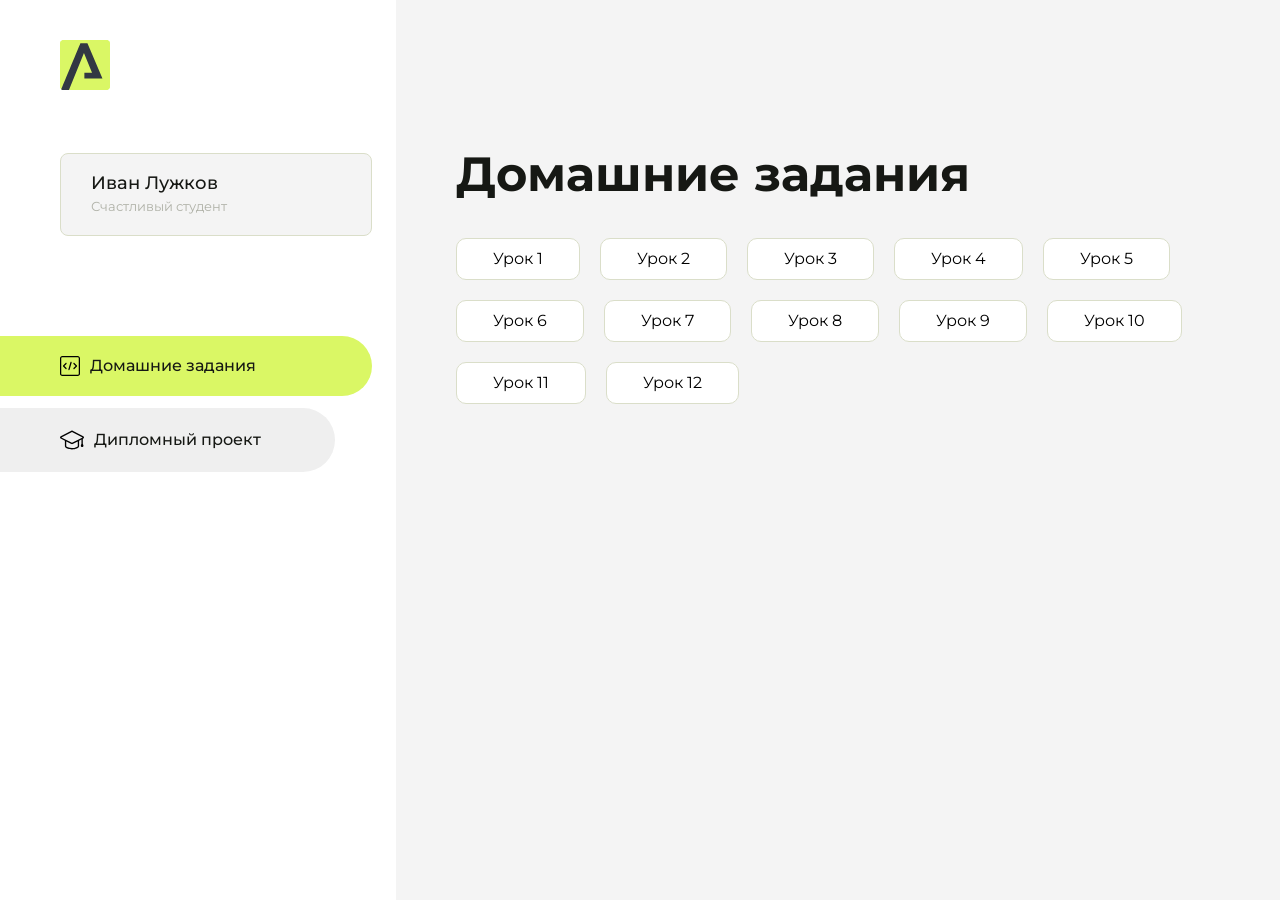
<file: index.html>
<!DOCTYPE html>
<html lang="en">
<head>
    <meta charset="UTF-8">
    <meta name="viewport" content="width=device-width, initial-scale=1.0">
    <title>Домашняя работа</title>
    <link rel="shortcut icon" href="src/logo.ico" type="image/x-icon">
    <link rel="preconnect" href="https://fonts.googleapis.com">
    <link rel="preconnect" href="https://fonts.gstatic.com" crossorigin>
    <link href="https://fonts.googleapis.com/css2?family=Montserrat:wght@400;500;700&family=Rubik:wght@500&display=swap"
          rel="stylesheet">
    <link rel="stylesheet" href="src/style.css">
</head>
<body id="body">
<div class="overlay" id="overlay"></div>
<div class="layout">
    <div class="burger" id="burger">
        <svg viewBox="0 0 24 24" fill="none" xmlns="http://www.w3.org/2000/svg">
            <g id="SVGRepo_bgCarrier" stroke-width="0"></g>
            <g id="SVGRepo_tracerCarrier" stroke-linecap="round" stroke-linejoin="round"></g>
            <g id="SVGRepo_iconCarrier">
                <path d="M4 18L20 18" stroke="#DAF765" stroke-width="2" stroke-linecap="round"></path>
                <path d="M4 12L20 12" stroke="#DAF765" stroke-width="2" stroke-linecap="round"></path>
                <path d="M4 6L20 6" stroke="#DAF765" stroke-width="2" stroke-linecap="round"></path>
            </g>
        </svg>
    </div>
    <aside class="sidebar" id="sidebar">
        <div class="sidebar__inner">
            <div class="logo">
                <svg width="50" height="50" viewBox="0 0 50 50" fill="none" xmlns="http://www.w3.org/2000/svg">
                    <g clip-path="url(#clip0_513_74730)">
                        <path d="M46.17 -0.257004H3.83C1.57281 -0.257004 -0.257 1.57281 -0.257 3.83V46.17C-0.257 48.4272 1.57281 50.257 3.83 50.257H46.17C48.4272 50.257 50.257 48.4272 50.257 46.17V3.83C50.257 1.57281 48.4272 -0.257004 46.17 -0.257004Z"
                              fill="#DAF765"/>
                        <path d="M24.375 38.4H42.461L27.441 3.1585H20.4355C20.4355 3.1585 6.7895 35.881 1.1945 49.294C2.015 50.0275 3.0945 50.257 3.6945 50.257H8.8445L23.954 13.07L32.0465 32.8285H24.375V38.4Z"
                              fill="#323843"/>
                    </g>
                    <defs>
                        <clipPath id="clip0_513_74730">
                            <rect width="50" height="50" fill="white"/>
                        </clipPath>
                    </defs>
                </svg>
            </div>
            <div class="sidebar__user">
                <div class="sidebar__name">Иван Лужков</div>
                <div class="sidebar__text">Счастливый студент</div>
            </div>
            <div class="sidebar__tabs">
                <div class="sidebar__item">
                    <button class="sidebar__button active" id="tasks">
                        <svg xmlns="http://www.w3.org/2000/svg" width="20" height="20" viewBox="0 0 20 20" fill="none">
                            <g clip-path="url(#clip0_704_74543)">
                                <path d="M17.7083 20H2.29167C1.0275 20 0 18.9725 0 17.7083V2.29167C0 1.0275 1.0275 0 2.29167 0H17.7083C18.9725 0 20 1.0275 20 2.29167V17.7083C20 18.9725 18.9725 20 17.7083 20ZM2.29167 1.25C1.7175 1.25 1.25 1.7175 1.25 2.29167V17.7083C1.25 18.2825 1.7175 18.75 2.29167 18.75H17.7083C18.2825 18.75 18.75 18.2825 18.75 17.7083V2.29167C18.75 1.7175 18.2825 1.25 17.7083 1.25H2.29167Z"
                                      fill="black"/>
                                <path d="M6.04167 13.125C5.88167 13.125 5.72167 13.0642 5.6 12.9417L3.1 10.4417C2.85583 10.1975 2.85583 9.80167 3.1 9.5575L5.6 7.0575C5.84417 6.81333 6.24 6.81333 6.48417 7.0575C6.72833 7.30167 6.72833 7.6975 6.48417 7.94167L4.42583 10L6.48417 12.0583C6.72833 12.3025 6.72833 12.6983 6.48417 12.9425C6.36167 13.0642 6.20167 13.125 6.04167 13.125Z"
                                      fill="black"/>
                                <path d="M8.95833 14.1667C8.9 14.1667 8.84 14.1583 8.78167 14.1417C8.45083 14.0442 8.26083 13.6967 8.35833 13.3658L10.4417 6.28251C10.5392 5.95084 10.8892 5.76417 11.2175 5.85917C11.5483 5.95667 11.7383 6.30417 11.6408 6.63501L9.5575 13.7183C9.47833 13.9908 9.22833 14.1667 8.95833 14.1667Z"
                                      fill="black"/>
                                <path d="M13.9583 13.125C13.7983 13.125 13.6383 13.0642 13.5167 12.9417C13.2725 12.6975 13.2725 12.3017 13.5167 12.0575L15.575 9.99916L13.5167 7.94083C13.2725 7.69666 13.2725 7.30083 13.5167 7.05666C13.7608 6.81249 14.1567 6.81249 14.4008 7.05666L16.9008 9.55666C17.145 9.80083 17.145 10.1967 16.9008 10.4408L14.4008 12.9408C14.2783 13.0642 14.1183 13.125 13.9583 13.125Z"
                                      fill="black"/>
                            </g>
                            <defs>
                                <clipPath id="clip0_704_74543">
                                    <rect width="20" height="20" fill="white"/>
                                </clipPath>
                            </defs>
                        </svg>
                        <span>Домашние задания</span></button>
                </div>
                <div class="sidebar__item">
                    <button class="sidebar__button" id="diplom">
                        <svg xmlns="http://www.w3.org/2000/svg" width="24" height="24" viewBox="0 0 24 24" fill="none">
                            <g clip-path="url(#clip0_704_74553)">
                                <path d="M23.2628 10.5971C23.7176 10.365 24 9.90375 24 9.39337C24 8.883 23.7176 8.42175 23.2628 8.18962L12.6135 2.75362C12.2291 2.55824 11.7705 2.55787 11.3854 2.75399L0.736875 8.19C0.282375 8.42175 0 8.883 0 9.39337C0 9.90375 0.282375 10.365 0.736875 10.5971L4.89038 12.7177V18.2074C4.89038 19.8154 8.412 21.393 12 21.393C15.5884 21.393 19.1096 19.815 19.1096 18.2074V12.7174L21.4609 11.517V15.8017L20.901 17.2305C20.7409 17.6389 20.7934 18.0994 21.0405 18.4616C21.2876 18.8246 21.6979 19.041 22.1366 19.041C22.5754 19.041 22.9852 18.8246 23.2324 18.462C23.4795 18.099 23.532 17.6385 23.3719 17.2301L22.8124 15.8021V10.827L23.2628 10.5971ZM17.7623 18.1721C17.6198 18.6375 15.3491 20.0419 12 20.0419C8.65088 20.0419 6.38025 18.6375 6.2415 18.2074V12.3037L6.23887 12.3019C6.23812 12.057 6.1065 11.8207 5.87325 11.7019L1.3515 9.39337L12 3.95737L22.6489 9.39337L12 14.8294L5.87325 11.7019C5.54063 11.5331 4.6695 11.6674 4.5 12C4.33012 12.3322 4.55813 12.5479 4.89038 12.7177L11.3857 16.0331C11.5781 16.1314 11.7889 16.1805 12 16.1805C12.2107 16.1805 12.4222 16.1314 12.6146 16.0331L17.7593 13.407L17.7623 18.1721Z"
                                      fill="black"/>
                            </g>
                            <defs>
                                <clipPath id="clip0_704_74553">
                                    <rect width="24" height="24" fill="white"/>
                                </clipPath>
                            </defs>
                        </svg>
                        <span>Дипломный проект</span></button>
                </div>
            </div>
        </div>

    </aside>
    <div class="content">
        <div class="container">
            <div class="content__block" id="tasksBlock">
                <div class="content__title">Домашние задания</div>
                <ul class="content__list">
                    <li class="content__list-item">
                        <a href="hellohello">Урок 1</a>
                    </li>
                    <li class="content__list-item">
                        <a href="dz_statia">Урок 2</a>
                    </li>
                    <li class="content__list-item">
                        <a href="dz_table">Урок 3</a>
                    </li>
                    <li class="content__list-item">
                        <a href="dzform">Урок 4</a>
                    </li>
                    <li class="content__list-item">
                        <a href="Fit_studio/article.html">Урок 5</a>
                    </li>
                    <li class="content__list-item">
                        <a href="header">Урок 6</a>
                    </li>
                    <li class="content__list-item">
                        <a href="Fit_studio_article/article.html">Урок 7</a>
                    </li>
                    <li class="content__list-item">
                        <a href="dzform">Урок 8</a>
                    </li>
                    <li class="content__list-item">
                        <a href="Fit_studio_article">Урок 9</a>
                    </li>
                    <li class="content__list-item">
                        <a href="Fit_studio_article">Урок 10</a>
                    </li>
                    <li class="content__list-item">
                        <a href="Fit_studio_article">Урок 11</a>
                    </li>
                    <li class="content__list-item">
                        <a href="xbgn">Урок 12</a>
                    </li>
                </ul>
            </div>
            <div class="content__block hidden" id="diplomBlock">
                <div class="content__title">Дипломный проект</div>
                <div class="content__list-diplom">
                    <a href="ПАПКА-С-НОМЕРОМ-УРОКА">Ссылка на ДЗ</a>
                </div>
                <div class="content__decor">
                    <div class="content__decor-text">Давай проверим, чему ты научился!</div>
                    <div class="content__decor-img">
                        <img src="src/decor.png" alt="decor">
                    </div>
                </div>
            </div>
        </div>
    </div>
</div>
<script src="src/index.js"></script>
</body>
</html>
</file>
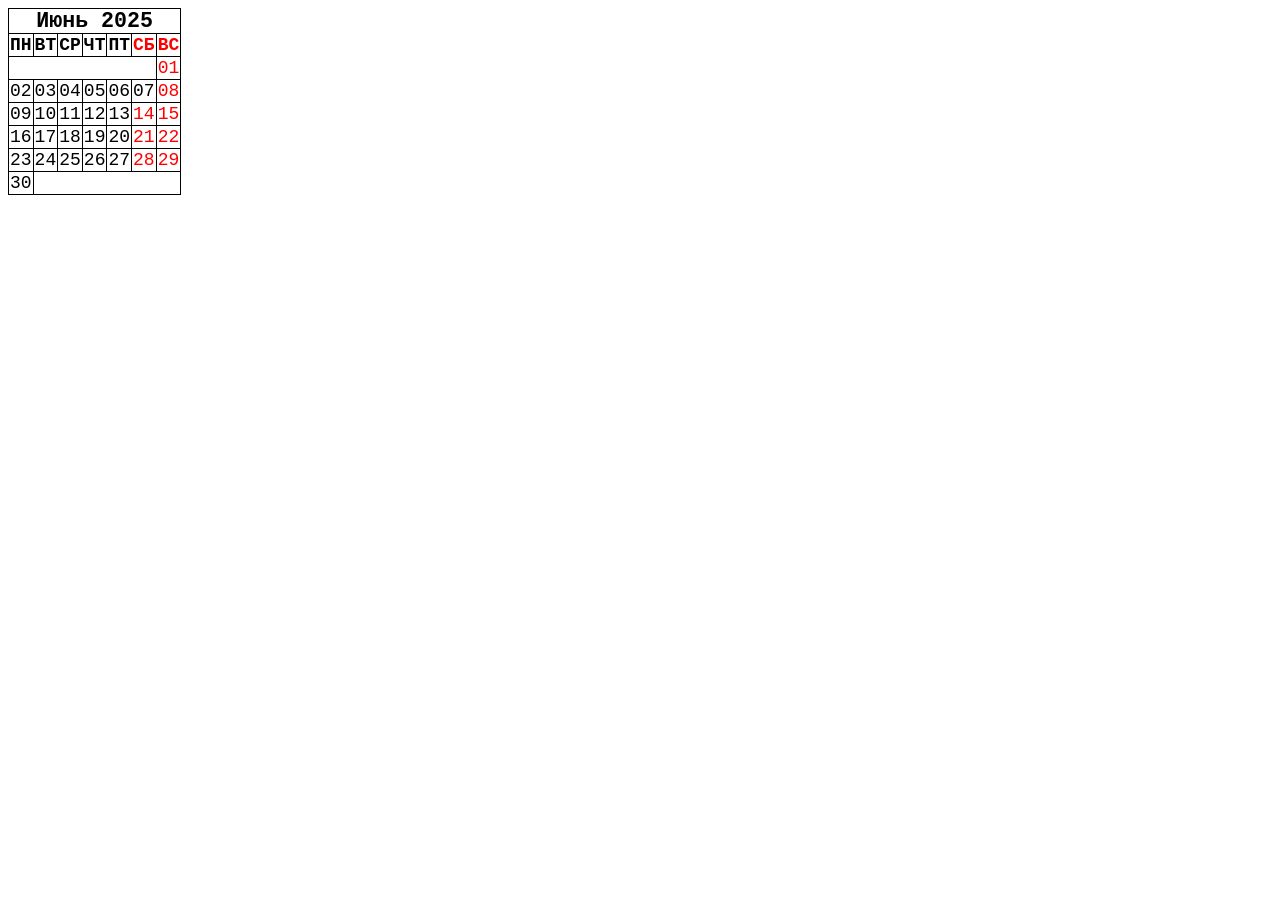
<file: dz_table/index.html>
<!DOCTYPE html>
<html lang="ru">

<head>
    <meta charset="UTF-8">
    <meta name="viewport" content="width=device-width, initial-scale=1.0">
    <title>table</title>
    <link rel="stylesheet" href="style.css">
</head>

<body>
    <table>
        <caption>Июнь 2025</caption>
        <thead>
            <tr>
                <th>ПН</th>
                <th>ВТ</th>
                <th>СР</th>
                <th>ЧТ</th>
                <th>ПТ</th>
                <th class="red">СБ</th>
                <th class="red">ВС</th>
            </tr>
        </thead>
        <tbody>
            <tr>
                <td colspan="6"></td>
                <td class="red">01</td>
            </tr>
            <tr>
                <td>02</td>
                <td>03</td>
                <td>04</td>
                <td>05</td>
                <td>06</td>
                <td>07</td>
                <td class="red">08</td>
            </tr>
            <tr>
                <td>09</td>
                <td>10</td>
                <td>11</td>
                <td>12</td>
                <td>13</td>
                <td class="red">14</td>
                <td class="red">15</td>
            </tr>
            <tr>
                <td>16</td>
                <td>17</td>
                <td>18</td>
                <td>19</td>
                <td>20</td>
                <td class="red">21</td>
                <td class="red">22</td>
            </tr>
            <tr>
                <td>23</td>
                <td>24</td>
                <td>25</td>
                <td>26</td>
                <td>27</td>
                <td class="red">28</td>
                <td class="red">29</td>
            </tr>
            <tr>
                <td>30</td>
                <td colspan="6"></td>

            </tr>
        </tbody>
    </table>
</body>

</html>
</file>
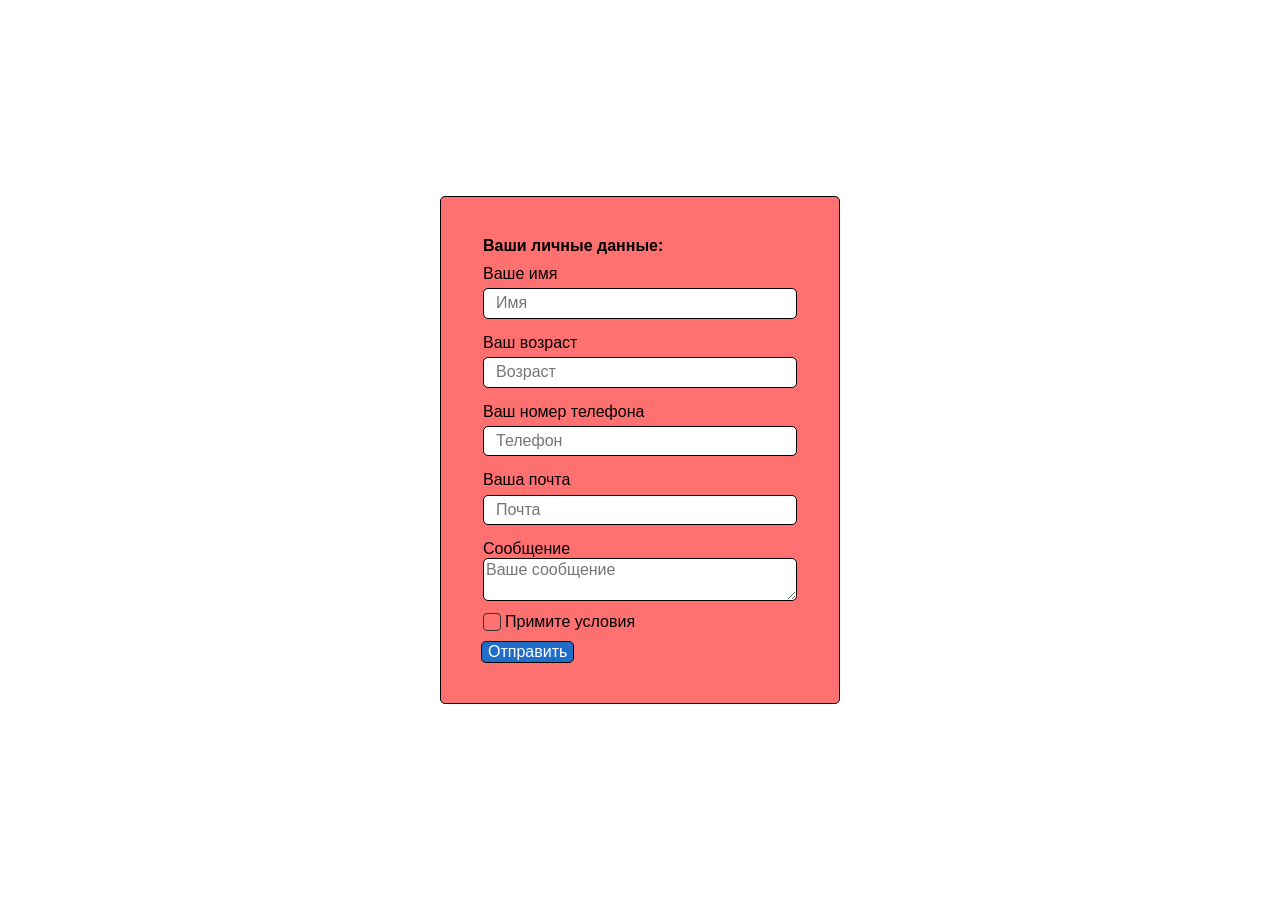
<file: dzform/index.html>
<!DOCTYPE html>
<html lang="ru">

<head>
    <meta charset="UTF-8">
    <meta name="viewport" content="width=device-width, initial-scale=1.0">
    <title>Document</title>
    <link rel="stylesheet" href="./css/normalaiz.css">
    <link rel="stylesheet" href="./css/style.css">
</head>

<body>
    <form class="form">
        <fieldset class="fs1 form-group">
            <legend class="fgt">Ваши личные данные:</legend>
            <label>
                Ваше имя
                <input class="input" type="text" name="name" placeholder="Имя" required>
            </label>
            <label>
                Ваш возраст
                <input class="input" type="number" name="number" placeholder="Возраст" required>
            </label>
            <label>
                Ваш номер телефона
                <input class="input" type="tel" name="tel" placeholder="Телефон" required>
            </label>
            <label>
                Ваша почта
                <input class="input" type="email" name="email" placeholder="Почта" required>
            </label>
        </fieldset>
        <fieldset class="fs2 form-group">
            <label>
                Сообщение
                <textarea name="textarea" placeholder="Ваше сообщение" required></textarea>
            </label>
            <label class="check-label">

                <input class="check" type="checkbox" required>
                Примите условия
            </label>

        </fieldset>
        <button class="button">Отправить</button>
    </form>
</body>

</html>
</file>
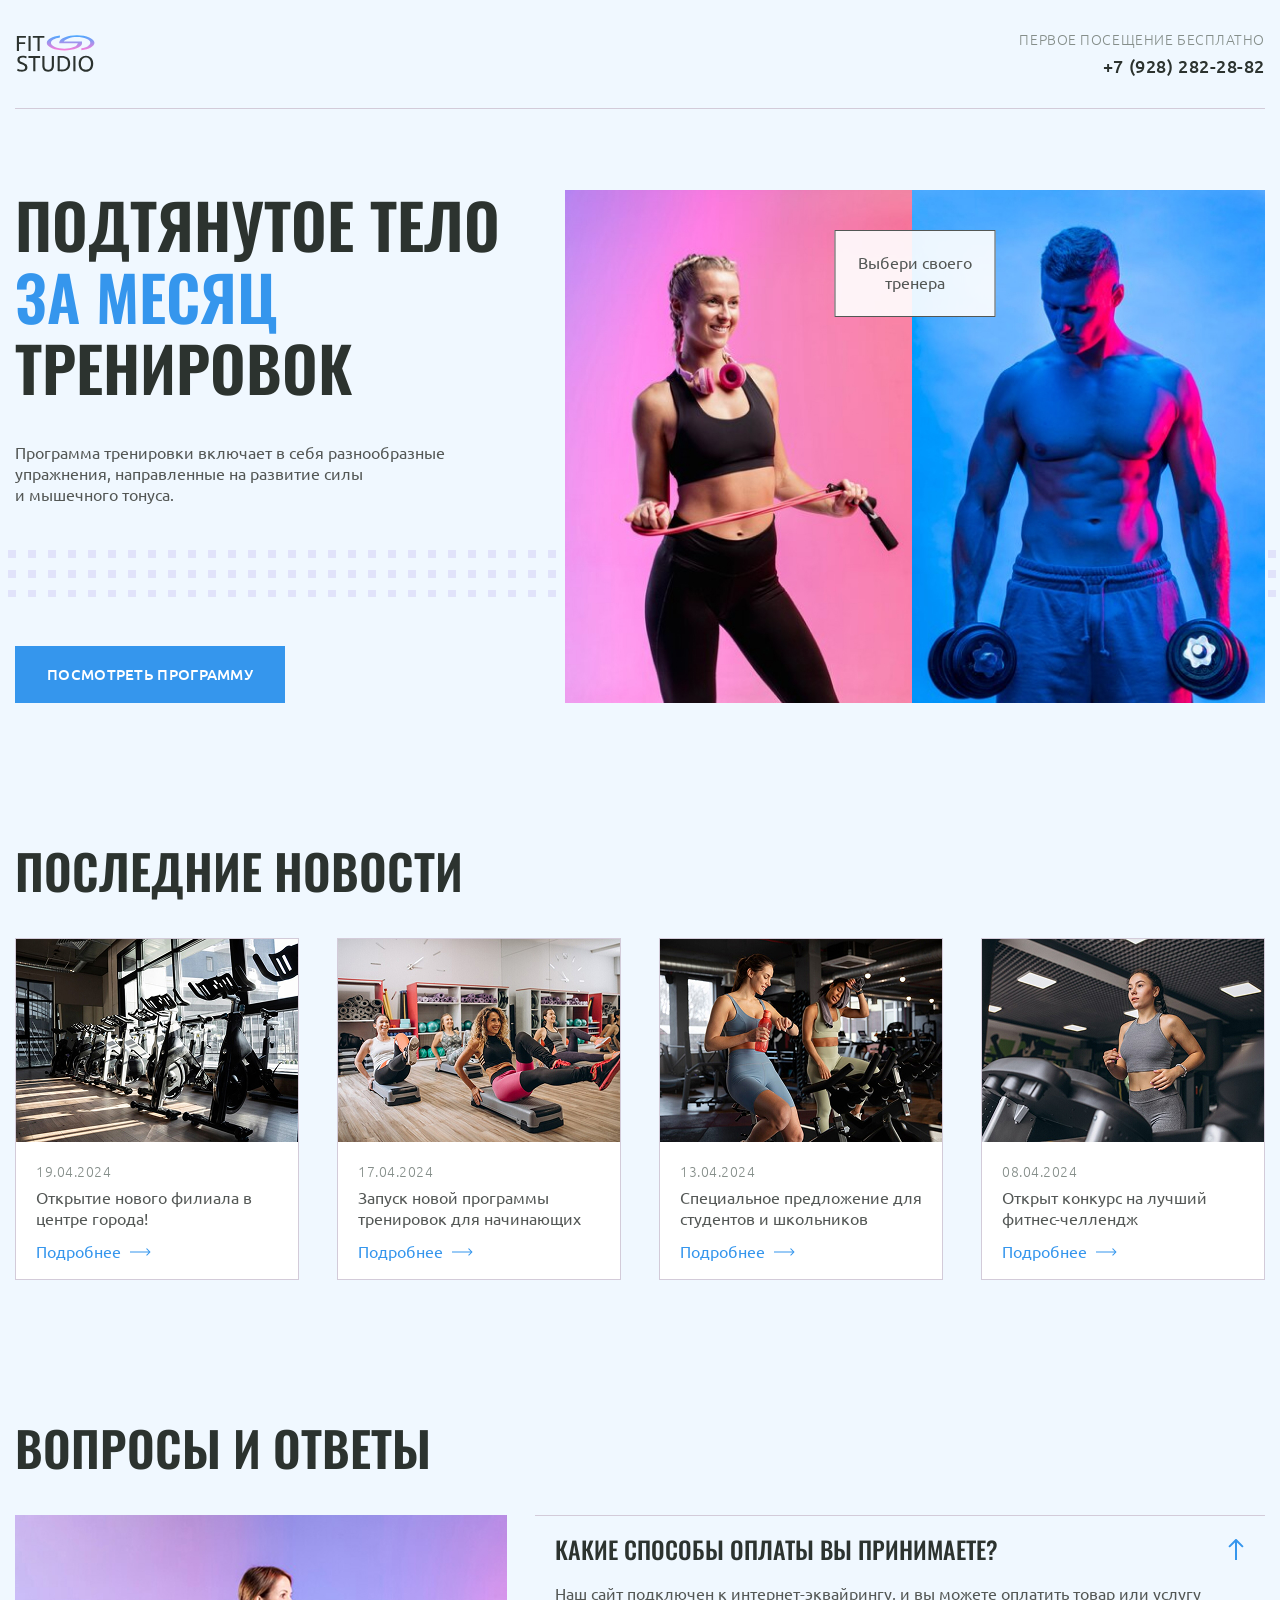
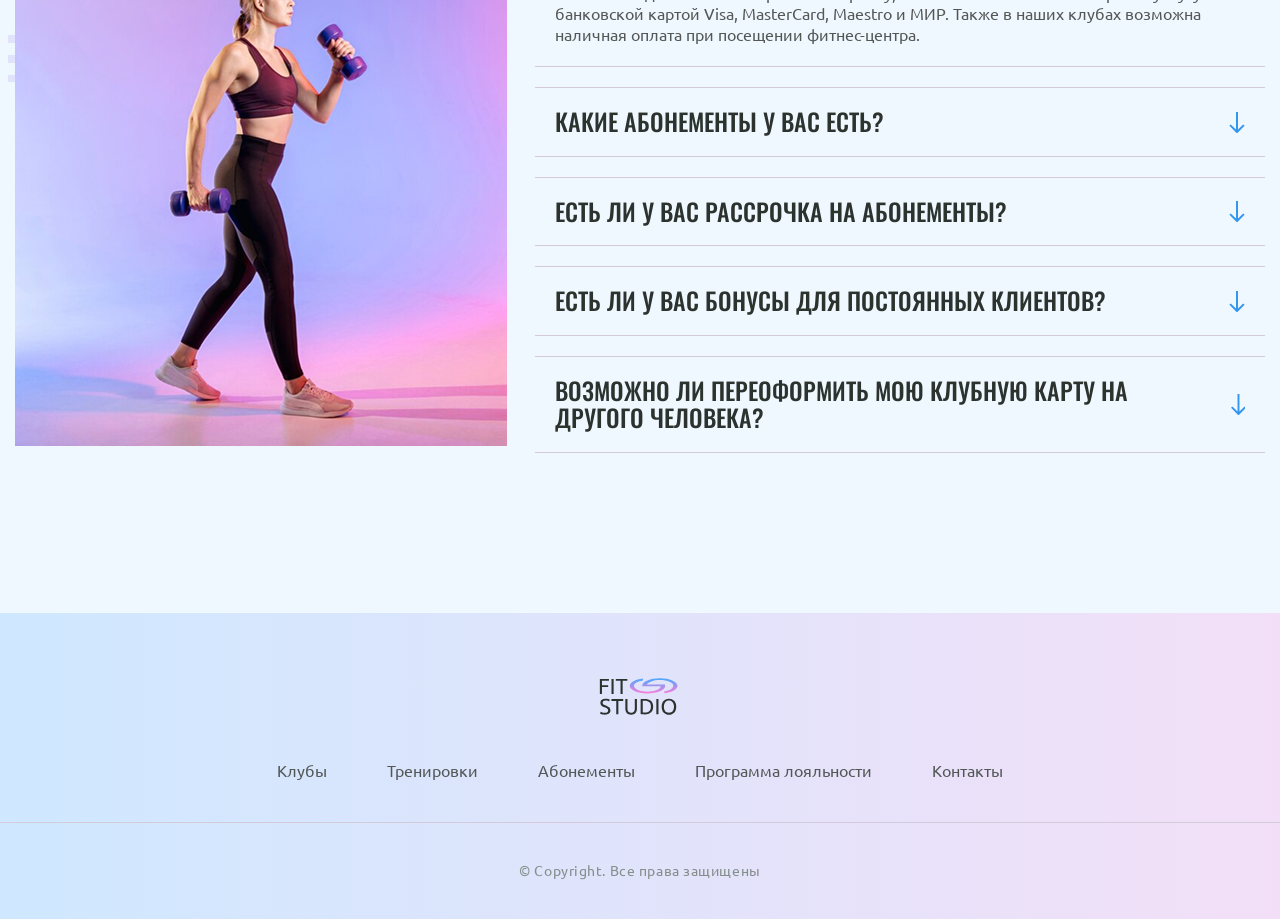
<file: Fit_studio_article/index.html>
<!DOCTYPE html>
<html lang="ru">

<head>
    <meta charset="UTF-8">
    <meta name="viewport" content="width=device-width, initial-scale=1.0">
    <title>Fit Studio - Главная</title>
    <link rel="stylesheet" href="./css/normalaiz.css">
    <link rel="stylesheet" href="./css/font.css">
    <link rel="stylesheet" href="./css/globals.css">
    <link rel="stylesheet" href="./css/header.css">
    <link rel="stylesheet" href="./css/index.css">
    <link rel="stylesheet" href="./css/footer.css">
    <link rel="icon" type="image/svg+xml" href="./images/dumbbell_gym_fitness_fit_icon_179758.svg">
</head>

<body>
    <header class="header">
        <div class="container ">
            <div class="header-inner">
                <a href="/">
                    <img src="./images/logo.svg" alt="Fit Studio - logo" width="84" height="45">
                </a>
                <div class="text-sub phone">
                    <p>Первое посещение бесплатно</p>
                    <a href="+79282822882">+7 (928) 282-28-82</a>
                </div>
            </div>

        </div>
    </header>
    <section class="hero">
        <div class="container hero-container">
            <div class="hero-info">
                <h1>Подтянутое тело <strong>за месяц</strong> тренировок</h1>
                <p class="text">Программа тренировки включает в себя разнообразные упражнения, направленные на развитие
                    силы и мышечного тонуса.</p>
                <a class="button" href="#">Посмотреть программу</a>
            </div>
            <div class="hero-images">
                <p class="hero-choose text">Выбери своего тренера</p>
                <img src="./images/Rectangle 1.jpg" width="347" height="513"
                    alt="спортивная девушка держит в руках скакалку">
                <img src="./images/Rectangle 3.jpg" width="353" height="513"
                    alt="спортивная мужчина держит в руках гантели">
            </div>
        </div>
        </div>
    </section>
    <section class="news">
        <div class="container">
            <h2>Последние новости</h2>
            <div class="news-container">
                <article class="news-article">
                    <header>
                        <img src="./images/news/Frame 5.jpg" width="284" height="203"
                            alt="велотренажёры в спортивном зале">
                        <div class="news-info">
                            <time class="news-date text-sub" datetime="2024-04-19">19.04.2024</time>
                            <h3 class="text">Открытие нового филиала в центре города!</h3>
                        </div>

                    </header>
                    <footer><a class="news-link" href="article.html">Подробнее</a></footer>
                </article>
                <article class="news-article">
                    <header>
                        <img src="./images/news/Frame 5 (1).jpg" width="284" height="203"
                            alt="девушки занимаются гимнастикой">
                        <div class="news-info">
                            <time class="news-date text-sub" datetime="2024-04-17">17.04.2024</time>
                            <h3 class="text">Запуск новой программы тренировок для начинающих</h3>
                        </div>

                    </header>
                    <footer><a class="news-link" href="#">Подробнее</a></footer>
                </article>
                <article class="news-article">
                    <header>
                        <img src="./images/news/Frame 5 (2).jpg" width="284" height="203"
                            alt="девушки на велотренажёрах">
                        <div class="news-info">
                            <time class="news-date text-sub" datetime="2024-04-13">13.04.2024</time>
                            <h3 class="text">Специальное предложение для студентов и школьников</h3>
                        </div>

                    </header>
                    <footer><a class="news-link" href="#">Подробнее</a></footer>
                </article>
                <article class="news-article">
                    <header>
                        <img src="./images/news/Frame 5 (3).jpg" width="284" height="203"
                            alt="девушка занимается на беговой дорожке">
                        <div class="news-info">
                            <time class="news-date text-sub" datetime="2024-04-08">08.04.2024</time>
                            <h3 class="text">Открыт конкурс на лучший фитнес-челлендж</h3>
                        </div>

                    </header>
                    <footer><a class="news-link" href="#">Подробнее</a></footer>
                </article>
            </div>
        </div>
    </section>
    <section class="faq section">
        <div class="container">
            <h2>Вопросы и ответы</h2>
            <div class="faq-container">
                <img src="./images/картинка.jpg" width="492" height="531" alt="Спортивная девушка с гантелями">
                <div>
                    <details name="faq" open>
                        <summary class="title-medium">Какие способы оплаты вы принимаете?</summary>
                        <p class="text">Наш сайт подключен к интернет-эквайрингу, и вы можете оплатить товар или услугу
                            банковской
                            картой Visa, MasterCard, Maestro и МИР.
                            Также в наших клубах возможна наличная оплата при посещении фитнес-центра.</p>
                    </details>
                    <details name="faq">
                        <summary class="title-medium">Какие абонементы у вас есть?</summary>
                        <p class="text">Наш сайт подключен к интернет-эквайрингу, и вы можете оплатить товар или услугу
                            банковской
                            картой Visa, MasterCard, Maestro и МИР.
                            Также в наших клубах возможна наличная оплата при посещении фитнес-центра.</p>
                    </details>
                    <details name="faq">
                        <summary class="title-medium">Есть ли у вас рассрочка на абонементы?</summary>
                        <p class="text">Наш сайт подключен к интернет-эквайрингу, и вы можете оплатить товар или услугу
                            банковской
                            картой Visa, MasterCard, Maestro и МИР.
                            Также в наших клубах возможна наличная оплата при посещении фитнес-центра.</p>
                    </details>
                    <details name="faq">
                        <summary class="title-medium">Есть ли у вас бонусы для постоянных клиентов?</summary>
                        <p class="text">Наш сайт подключен к интернет-эквайрингу, и вы можете оплатить товар или услугу
                            банковской
                            картой Visa, MasterCard, Maestro и МИР.
                            Также в наших клубах возможна наличная оплата при посещении фитнес-центра.</p>
                    </details>
                    <details name="faq">
                        <summary class="title-medium">Возможно ли переоформить мою клубную карту на другого человека?
                        </summary>
                        <p class="text">Наш сайт подключен к интернет-эквайрингу, и вы можете оплатить товар или услугу
                            банковской
                            картой Visa, MasterCard, Maestro и МИР.
                            Также в наших клубах возможна наличная оплата при посещении фитнес-центра.</p>
                    </details>
                </div>
            </div>
        </div>
    </section>
    <footer class="footer">
        <div class="footer-top">
            <div class="container">
                <a class="footer-logo" href="/">
                    <img src="./images/logo.svg" alt="Fit Studio - logo" width="84" height="45">
                </a>
                <nav class="menu">
                    <ul>
                        <li><a href="#">Клубы</a></li>
                        <li><a href="#">Тренировки</a></li>
                        <li><a href="#">Абонементы</a></li>
                        <li><a href="#">Программа лояльности</a></li>
                        <li><a href="#">Контакты</a></li>
                    </ul>
                </nav>
            </div>
        </div>
        <div class="container">
            <p class="copyright">&copy; Copyright. Все права защищены</p>
        </div>
    </footer>
</body>

</html>
</file>
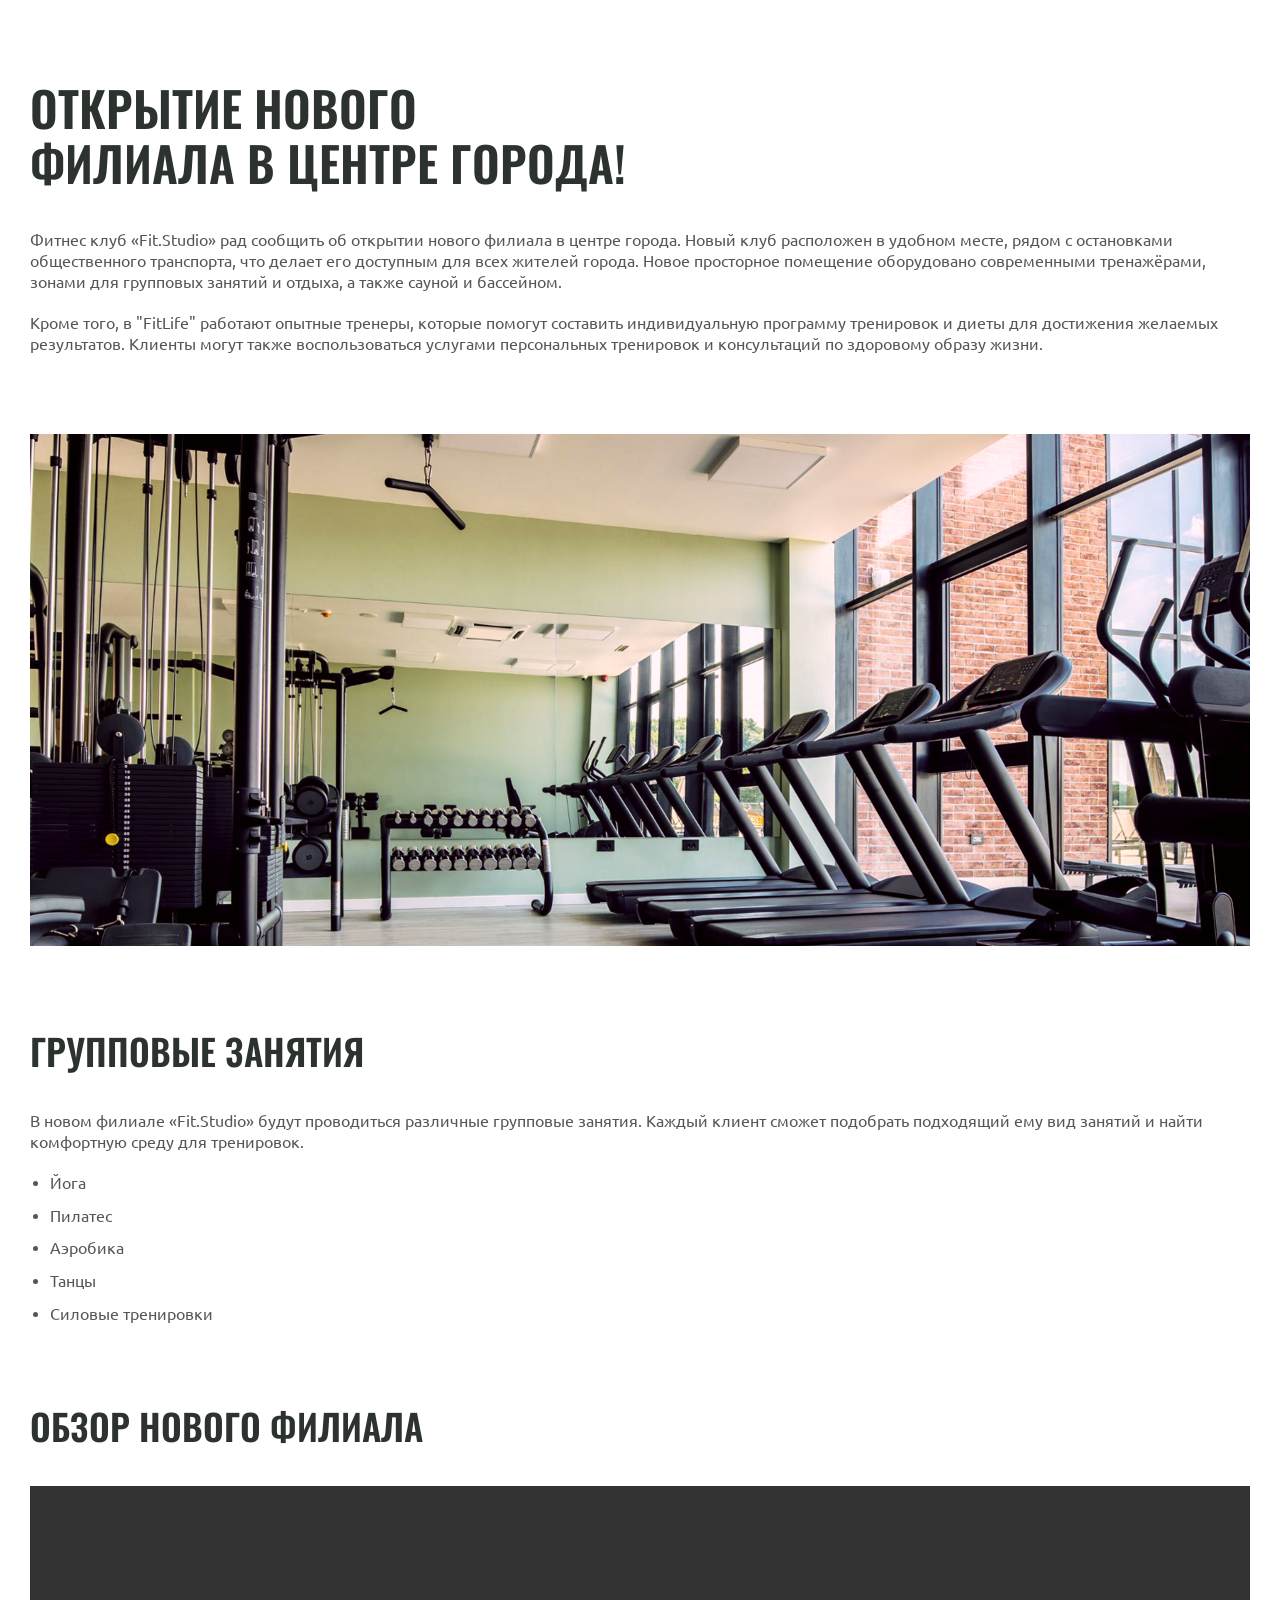
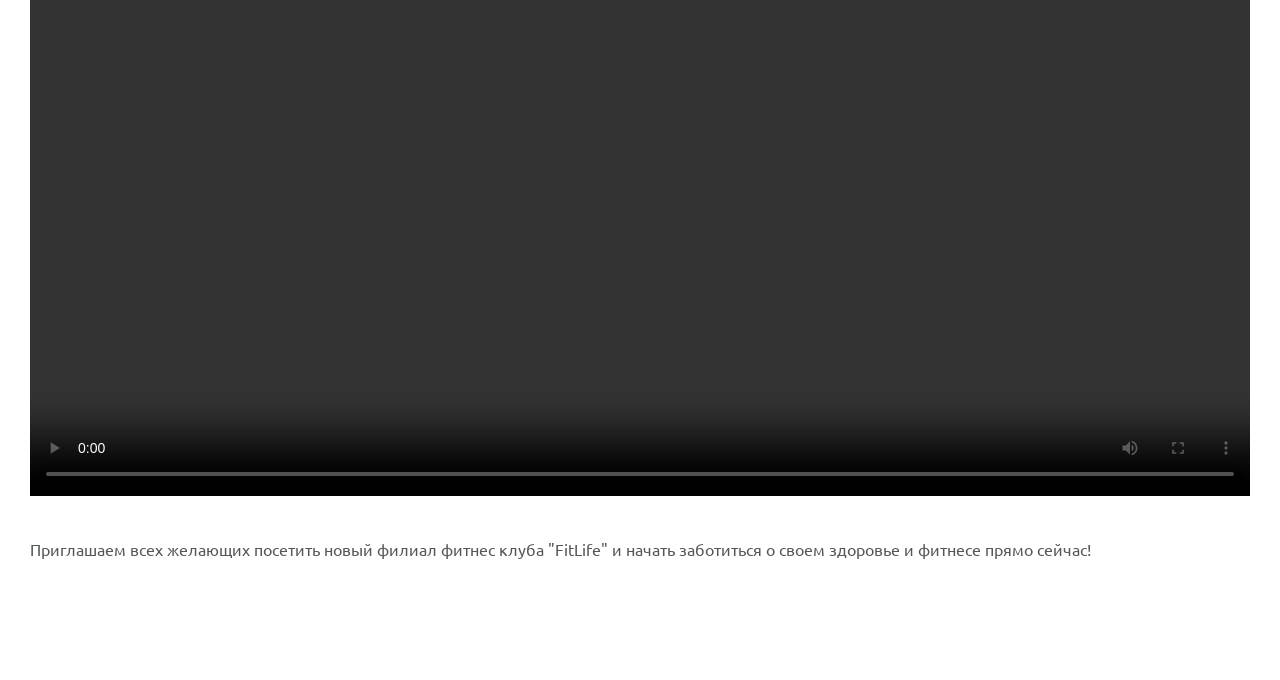
<file: Fit_studio/article.html>
<!DOCTYPE html>
<html lang="ru">

<head>
    <meta charset="UTF-8">
    <meta name="viewport" content="width=device-width, initial-scale=1.0">
    <title>Открытие нового филиала</title>
    <link rel="stylesheet" href="./css/normalaiz.css">
    <link rel="stylesheet" href="./css/font.css">
    <link rel="stylesheet" href="./css/article.css">
</head>

<body>
    <article class="article">
        <div class="container">
            <h1 class="head article-title-lerge">ОТКРЫТИЕ НОВОГО ФИЛИАЛА В ЦЕНТРЕ ГОРОДА!</h1>
            <p class="article-text">Фитнес клуб «Fit.Studio» рад сообщить об открытии нового филиала в центре города.
                Новый клуб расположен в удобном месте, рядом с остановками общественного транспорта, что делает
                его доступным для всех жителей города. Новое просторное помещение оборудовано современными тренажёрами,
                зонами для групповых занятий и отдыха, а также сауной и бассейном.</p>
            <p class="article-text article-mb">Кроме того, в "FitLife" работают опытные тренеры, которые помогут
                составить
                индивидуальную программу тренировок и диеты для достижения желаемых результатов. Клиенты могут также
                воспользоваться услугами персональных тренировок и консультаций по здоровому образу жизни.
            </p>
            <img class="article-img article-mb" src=".\images\фотка.png" alt="тренажёрный зал" width="1220">
            <h2 class="head article-title-medium">ГРУППОВЫЕ ЗАНЯТИЯ</h2>
            <p class="article-text">В новом филиале «Fit.Studio» будут проводиться различные групповые занятия. Каждый
                клиент сможет подобрать подходящий ему вид занятий и найти комфортную среду для тренировок.</p>
            <ul class="article-list article-text article-mb">
                <li class="article-item">Йога</li>
                <li class="article-item">Пилатес</li>
                <li class="article-item">Аэробика</li>
                <li class="article-item">Танцы</li>
                <li class="article-item">Силовые тренировки</li>
            </ul>
            <h2 class="head article-title-medium">Обзор нового филиала</h2>
            <video class="article-video" src=".\videos\gym-video.mp4" width="1220" controls></video>
            <p class="article-text">Приглашаем всех желающих посетить новый филиал фитнес клуба "FitLife" и начать
                заботиться о своем здоровье и фитнесе прямо сейчас!</p>
        </div>
    </article>
</body>

</html>
</file>
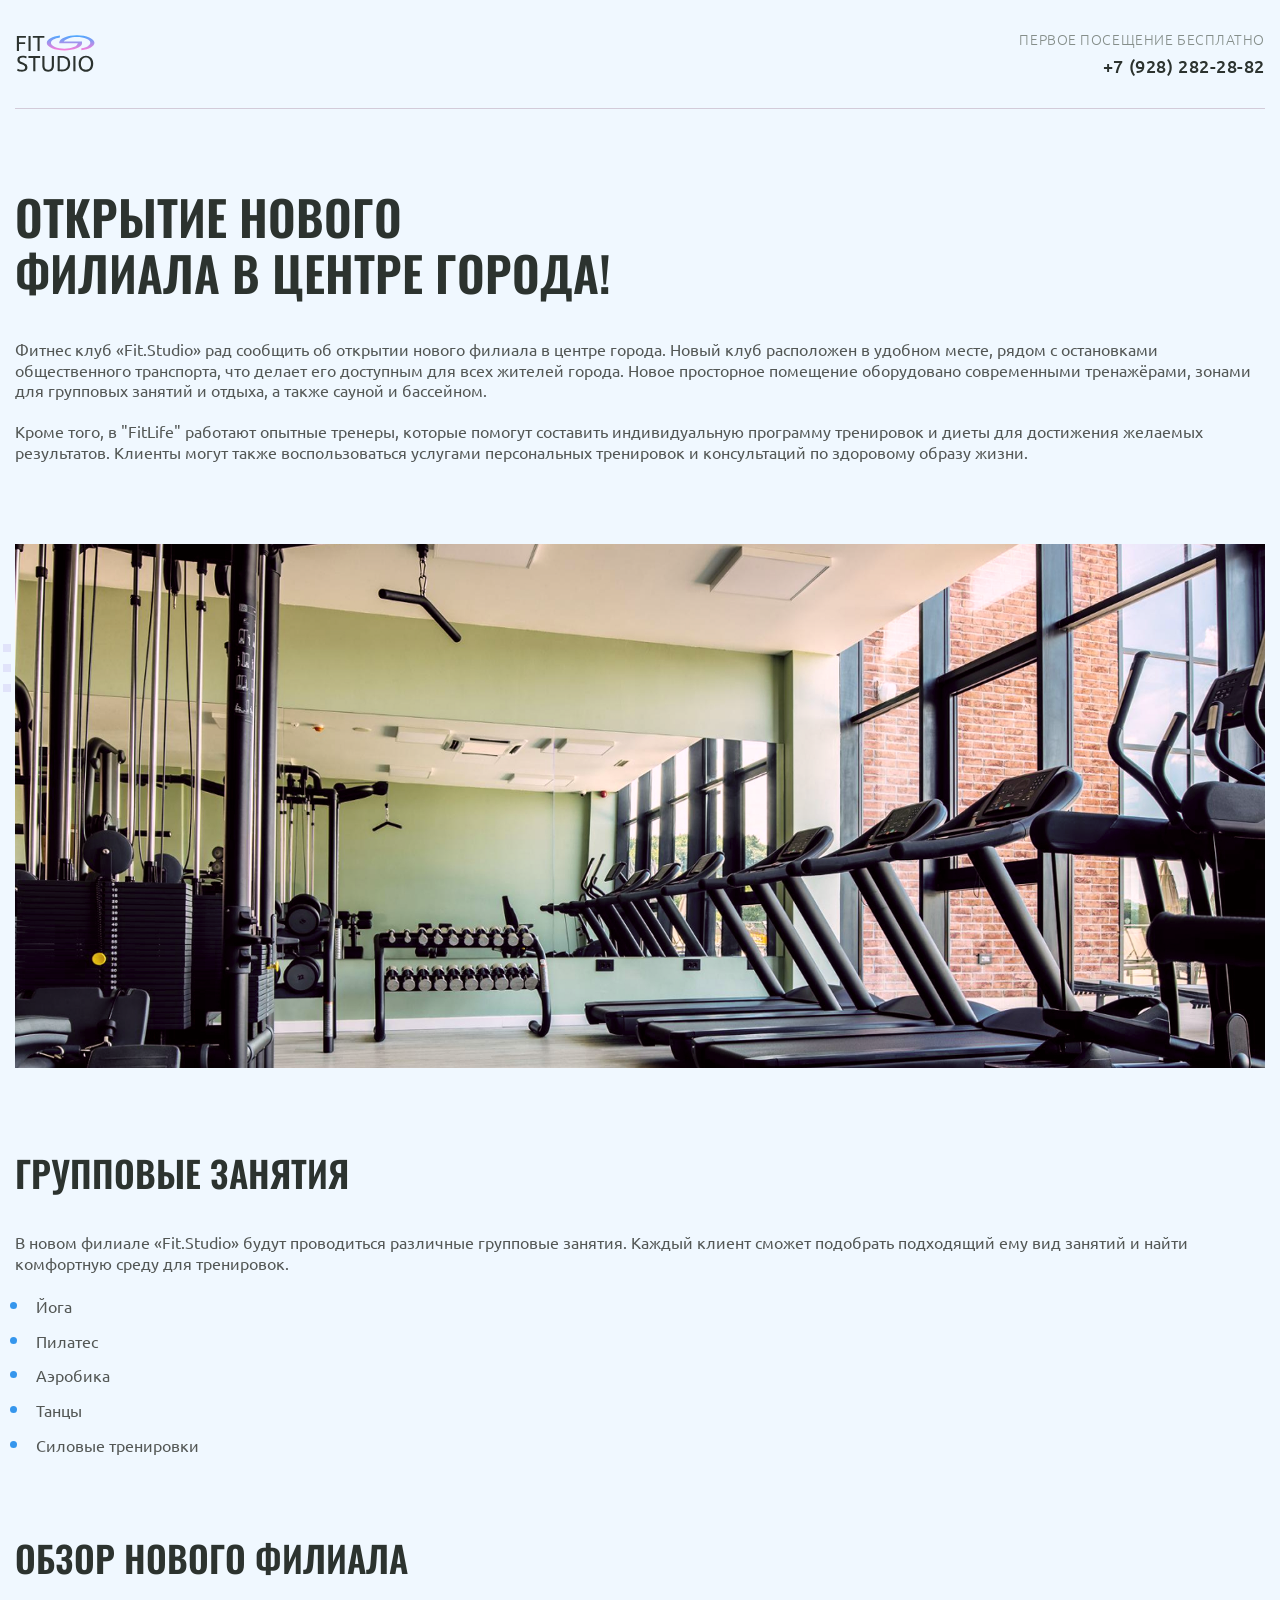
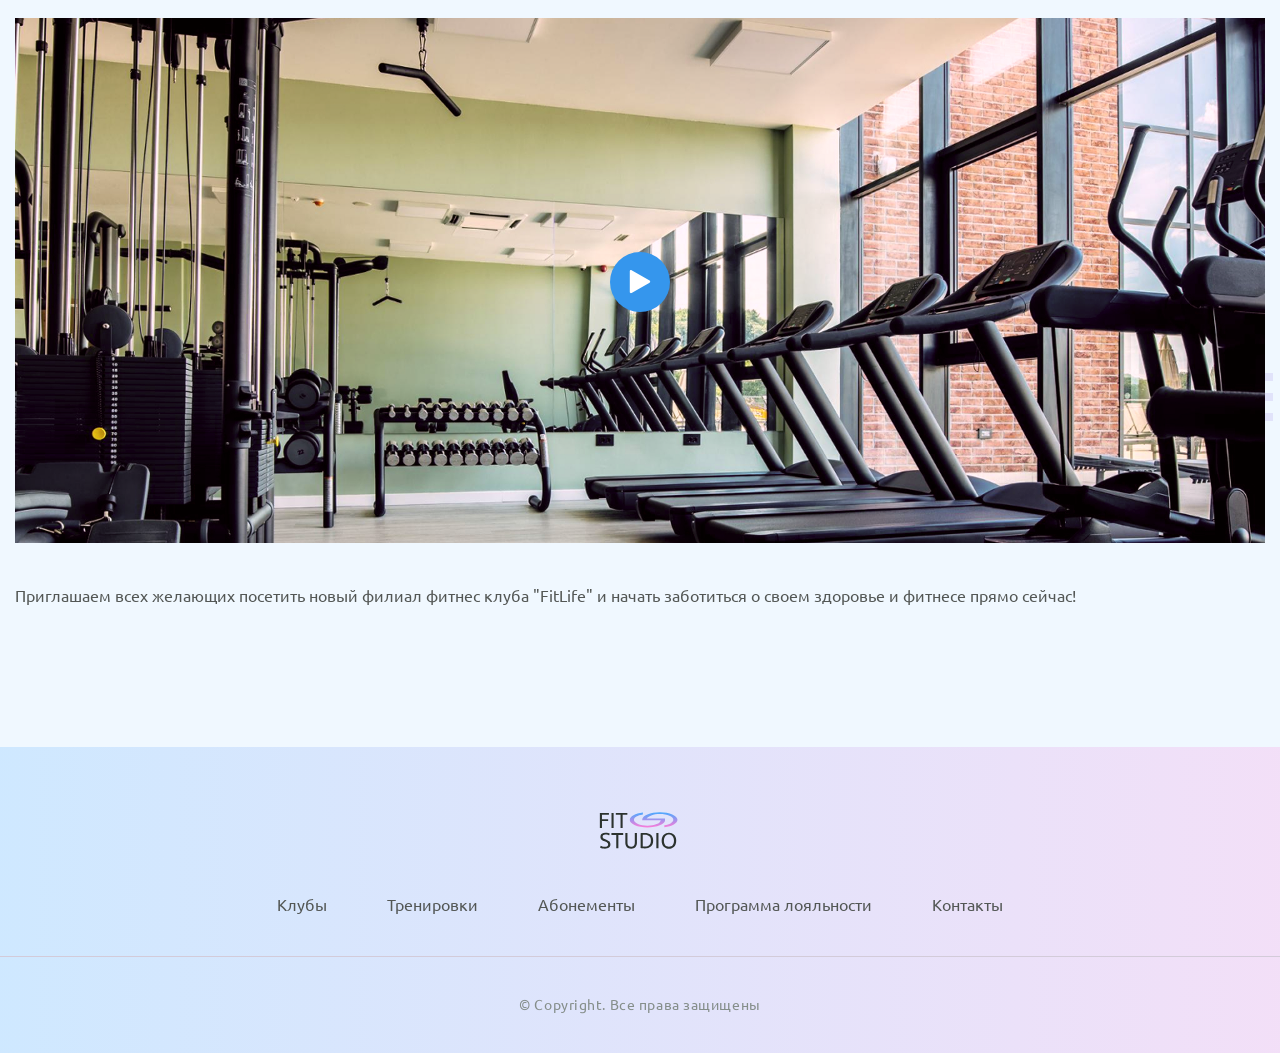
<file: Fit_studio_article/article.html>
<!DOCTYPE html>
<html lang="ru">

<head>
    <meta charset="UTF-8">
    <meta name="viewport" content="width=device-width, initial-scale=1.0">
    <title>Открытие нового филиала</title>
    <link rel="stylesheet" href="./css/normalaiz.css">
    <link rel="stylesheet" href="./css/font.css">
    <link rel="stylesheet" href="./css/globals.css">
    <link rel="stylesheet" href="./css/header.css">
    <link rel="stylesheet" href="./css/article.css">
    <link rel="stylesheet" href="./css/footer.css">
    <link rel="icon" type="image/svg+xml" href="./images/dumbbell_gym_fitness_fit_icon_179758.svg">
</head>

<body>
    <header class="header">
        <div class="container ">
            <div class="header-inner">
                <a href="/">
                    <img src="./images/logo.svg" alt="Fit Studio - logo" width="84" height="45">
                </a>
                <div class="phone text-sub">
                    <p>Первое посещение бесплатно</p>
                    <a href="+79282822882">+7 (928) 282-28-82</a>
                </div>
            </div>

        </div>
    </header>
    <article class="article">
        <div class="container">
            <h1 class="head article-title-lerge">ОТКРЫТИЕ НОВОГО ФИЛИАЛА В ЦЕНТРЕ ГОРОДА!</h1>
            <p class="article-text">Фитнес клуб «Fit.Studio» рад сообщить об открытии нового филиала в центре города.
                Новый клуб расположен в удобном месте, рядом с остановками общественного транспорта, что делает
                его доступным для всех жителей города. Новое просторное помещение оборудовано современными тренажёрами,
                зонами для групповых занятий и отдыха, а также сауной и бассейном.</p>
            <p class="article-text article-mb">Кроме того, в "FitLife" работают опытные тренеры, которые помогут
                составить
                индивидуальную программу тренировок и диеты для достижения желаемых результатов. Клиенты могут также
                воспользоваться услугами персональных тренировок и консультаций по здоровому образу жизни.
            </p>
            <div class="article-decor-wrapper article-decor-wrapper-1">
                <img class="article-img article-mb" src=".\images\фотка.png" alt="тренажёрный зал" width="1220">
            </div>
            <h2 class="head article-title-medium">ГРУППОВЫЕ ЗАНЯТИЯ</h2>
            <p class="article-text">В новом филиале «Fit.Studio» будут проводиться различные групповые занятия. Каждый
                клиент сможет подобрать подходящий ему вид занятий и найти комфортную среду для тренировок.</p>
            <ul class="article-list article-text article-mb">
                <li class="article-item">Йога</li>
                <li class="article-item">Пилатес</li>
                <li class="article-item">Аэробика</li>
                <li class="article-item">Танцы</li>
                <li class="article-item">Силовые тренировки</li>
            </ul>
            <h2 class="head article-title-medium">Обзор нового филиала</h2>

            <div class="article-decor-wrapper article-decor-wrapper-2 article-video">
                <button class="article-play-button"><img src="./images/Polygon-1.svg" alt="Запустить" width="24px"
                        height="24px"></button>
                <img class="article-img" src=".\images\фотка.png" alt="тренажёрный зал" width="1220">

            </div>
            <p class="article-text">Приглашаем всех желающих посетить новый филиал фитнес клуба "FitLife" и
                начать
                заботиться о своем здоровье и фитнесе прямо сейчас!</p>


        </div>
    </article>
    <footer class="footer">
        <div class="footer-top">
            <div class="container">
                <a class="footer-logo" href="/">
                    <img src="./images/logo.svg" alt="Fit Studio - logo" width="84" height="45">
                </a>
                <nav class="menu">
                    <ul>
                        <li><a href="#">Клубы</a></li>
                        <li><a href="#">Тренировки</a></li>
                        <li><a href="#">Абонементы</a></li>
                        <li><a href="#">Программа лояльности</a></li>
                        <li><a href="#">Контакты</a></li>
                    </ul>
                </nav>
            </div>
        </div>
        <div class="container">
            <p class="copyright">&copy; Copyright. Все права защищены</p>
        </div>
    </footer>
</body>

</html>
</file>
<file: src/style.css>
*{padding: 0;margin: 0;border: 0;}
*,*:before,*:after{-webkit-box-sizing: border-box;box-sizing: border-box;}
:focus,:active{outline: none;}
a:focus,a:active{outline: none;}
nav,footer,header,aside{display: block;}
html,body{
    height:100%;width:100%;
    font-size:100%;line-height:1;-ms-text-size-adjust:100%;-moz-text-size-adjust:100%;-webkit-text-size-adjust:100%;}
input,button,textarea{font-family:inherit;}
input::-ms-clear{display: none;}
button{cursor: pointer;}
button::-moz-focus-inner{padding:0;border:0;}
a,a:visited{text-decoration: none;}
a:hover{text-decoration: none;}
ul li{list-style: none;}
img{vertical-align: top;}
h1,h2,h3,h4,h5,h6{font-size:inherit;font-weight: inherit;}
a{color:inherit;}



body {
    font-family: "Montserrat",SansSerif;
    color: black;
}

body.overflow {
    overflow: hidden;
}



.layout {
    display: -webkit-box;
    display: -ms-flexbox;
    display: flex;
    min-height: 100vh;
}

.sidebar {
    padding: 40px 24px 40px 0;
    -ms-flex-negative: 0;
    flex-shrink: 0;
    background-color: white;
}



.content {
    -webkit-box-flex: 1;
    -ms-flex-positive: 1;
    flex-grow: 1;
    background-color: #F4F4F4;
}

.container {
    display: -webkit-box;
    display: -ms-flexbox;
    display: flex;
    -webkit-box-orient: vertical;
    -webkit-box-direction: normal;
    -ms-flex-direction: column;
    flex-direction: column;
    -webkit-box-pack: center;
    -ms-flex-pack: center;
    justify-content: center;
    -webkit-box-align: center;
    -ms-flex-align: center;
    align-items: center;
    padding: 150px 60px 80px 60px;
}


.logo {
    margin-left: 60px;
    margin-bottom: 60px;
}

.sidebar__user {
    background-color: #F4F4F4;
    padding: 20px 30px;
    margin-left: 60px;
    margin-bottom: 100px;
    border-radius: 8px;
    border: 1px solid #DADEC9;
}

.sidebar__name {
    color:#161814;
    font-size: 18px;
    font-weight: 500;
    margin-bottom: 6px;
}

.sidebar__text {
    color: #AFB1A7;
    font-size: 13px;
    font-weight: 400;
    line-height: 130%; /* 16.9px */
}

.sidebar__item {
    width: 372px;
}

.sidebar__button {
    display: -webkit-box;
    display: -ms-flexbox;
    display: flex;
    -webkit-box-align: center;
    -ms-flex-align: center;
    align-items: center;
    gap: 10px;
    padding: 20px 60px;
    margin-bottom: 12px;
    border-radius: 0px 100px 100px 0px;
    -webkit-transition: all .5s;
    -o-transition: all .5s;
    transition: all .5s;
    cursor: pointer;
    width: 90%;
    color:#161814;
    font-size: 16px;
    font-weight: 500;
}

.sidebar__button.active , .sidebar__button:hover {
    width: 100%;
    background-color: #DAF765;
}


.content__title {
    color: #161814;
    font-size: 48px;
    font-weight: 700;
    margin-bottom: 40px;
}

.content__list {
    display: -webkit-box;
    display: -ms-flexbox;
    display: flex;
    -webkit-box-align: center;
    -ms-flex-align: center;
    align-items: center;
    -ms-flex-wrap: wrap;
    flex-wrap: wrap;
    gap: 20px;
}



.content__list-item  {
    cursor: pointer;
    padding: 12px 18px;
    background-color: #fff;
    border-radius: 10px;
    border: 1px solid #DADEC9;
    -webkit-transition: all .3s;
    -o-transition: all .3s;
    transition: all .3s;
}

.content__list-item:hover,.content__list-diplom:hover {
    background-color: #AFB1A7;
}

li a {
    padding: 12px 18px;

}


.content__list-diplom {
    -webkit-transition: all .3s;
    -o-transition: all .3s;
    transition: all .3s;
    display: inline-block;
    padding: 12px 18px;
    background-color: #fff;
    border-radius: 10px;
    border: 1px solid #DADEC9;
}

.content__decor {
    display: -webkit-box;
    display: -ms-flexbox;
    display: flex;
    -webkit-box-align: center;
    -ms-flex-align: center;
    align-items: center;
}

.content__decor-text {
    color:#BEDD44;
    font-size: 36px;
    font-weight: 700;
    line-height: 110%; /* 39.6px */
}

.content__block {
    max-width: 1200px;
}

.content__block.hidden {
    display: none;
}

.content__decor-img img{
    width: 100%;
}

.burger {
    display: none;
    padding: 5px;
    position: fixed;
    top: 3%;
    right: 7%;
    width: 40px;
    height: 40px;
    background-color: #161814;
    border-radius: 50%;
    z-index: 10;
    border: 1px solid #DAF765;
}

@media (max-width: 768px) {
    .burger {
        display: block;
    }

    .sidebar {
        -webkit-transition: all .3s;
        -o-transition: all .3s;
        transition: all .3s;
        -webkit-transform: translateX(-100%);
        -ms-transform: translateX(-100%);
        transform: translateX(-100%);
        position: fixed;
        top: 0;
        left: 0;
        bottom: 0;
        z-index: 5;
    }

    .sidebar.show {
        -webkit-transform: translateX(0%);
        -ms-transform: translateX(0%);
        transform: translateX(0%);
    }

    .overlay {
        opacity: 0;
        pointer-events: none;
        -webkit-transition: all .3s;
        -o-transition: all .3s;
        transition: all .3s;
        position: absolute;
        top: 0;
        right: 0;
        left: 0;
        bottom: 0;
        z-index: 3;
        background-color: #000000e0;
    }

    .overlay.show {
        opacity: 1;
        pointer-events: all;
    }

    .container {
        padding: 40px 20px;
        min-height: 100%;
    }

    .content__decor {
        margin-top: 20px;
        -webkit-box-orient: vertical;
        -webkit-box-direction: normal;
        -ms-flex-direction: column;
        flex-direction: column;
    }
}

@media (max-width: 400px) {
    .sidebar__user {
        margin-left: 0;
    }
}
</file>
<file: dz_table/style.css>
body {
    font-family: 'Courier New', Courier, monospace;
    font-size: large;
}

table {
    border-spacing: 0;
    border-collapse: collapse;
}

td,
th {
    border: 1px solid#000;
}

.red {
    color: red;
}

caption {
    font-weight: bold;
    font-size: larger;
    border: 1px solid black;
    border-bottom: none;
}
</file>
<file: dzform/css/style.css>
* {
    box-sizing: border-box;
}

body {
    display: flex;
    justify-content: center;
    align-items: center;
    font-family: 'Gill Sans', 'Gill Sans MT', Calibri, 'Trebuchet MS', sans-serif;
    min-height: 100vh;
}



.form {
    max-width: 400px;
    width: 100%;

    background-color: #ff7070;
    padding: 40px;

}



.form-group {
    border: none;
    padding: 0;
}

.fgt {
    font-weight: 700;
    padding: 0;
    margin-bottom: 10px;
}

label {

    margin-bottom: 5px;
    display: block;
}

.input {
    margin-top: 5px;
    width: 100%;
    padding: 5px 12px;
    margin-bottom: 10px;
}

.input,
textarea,
form,
button {
    border-style: solid;
    border-color: black;
    border-radius: 5px;
    border-width: 1px;
    outline: none;

}


textarea {
    resize: vertical;
    width: 100%;
    max-height: 100px;
    min-height: 30px;
}


.input:disabled,
textarea:disabled {
    opacity: 0.7;
}

.check-label {
    padding-left: 22px;
    margin-top: 7px;
}

.check {
    position: absolute;
    appearance: none;
    outline: none;
}

.check::after {
    position: absolute;
    content: "";
    width: 16px;
    height: 16px;
    border: 1px solid #333;
    border-radius: 4px;
    cursor: pointer;
    margin-left: -22px;
}

.check:checked::after {
    background: url(../images/check-icon.svg) no-repeat center, #206ec9;
}

legend {
    padding-top: 20px;
}

.button {
    color: #fff;
    background-color: #206ec9;
    cursor: pointer;
    transition: opacity 0.2s;
    margin-top: 5px;
}

.button:hover {
    opacity: 0.85;
}

.button:not(:disabled):active {
    background-color: #4a1a97;
}

.button:disabled,
.check:disabled::after {
    opacity: 0.7;
    cursor: default;
}

.input:focus-visible,
.check:focus-visible::after,
textarea:focus-visible {
    outline: 2px solid #4a1a97;
}
</file>
<file: Fit_studio_article/css/font.css>
@font-face {
    font-family: 'Ubuntu';
    src:
        local('Ubuntu'),
        url('../fonts/UbuntuMedium.woff2') format('woff2');
    font-weight: 500;
    font-style: normal;
    font-display: swap;
}

@font-face {
    font-family: 'Ubuntu';
    src:
        local('Ubuntu'),
        url('../fonts/UbuntuRegular.woff2') format('woff2');
    font-weight: 400;
    font-style: normal;
    font-display: swap;
}

@font-face {
    font-family: 'Ubuntu';
    src:
        local('Ubuntu'),
        url('../fonts/UbuntuLight.woff2') format('woff2');
    font-weight: 300;
    font-style: normal;
    font-display: swap;
}

@font-face {
    font-family: 'Oswald';
    src:
        local('Oswald'),
        url('../fonts/OswaldMedium.woff2') format('woff2');
    font-weight: 500;
    font-style: normal;
    font-display: swap;
}

@font-face {
    font-family: 'Oswald';
    src:
        local('Oswald'),
        url('../fonts/OswaldSemiBold.woff2') format('woff2');
    font-weight: 600;
    font-style: normal;
    font-display: swap;
}
</file>
<file: Fit_studio_article/css/globals.css>
html {
    font-family: Ubuntu, Oswald, sans-serif;
    font-weight: 400;
    background-color: aliceblue;
}

body {
    min-height: 100vh;
    display: flex;
    flex-direction: column;
}

*,
*::after,
*::before {
    box-sizing: border-box;
}

.article {
    padding-top: 80px;
    margin-bottom: 120px;
}

.container {
    max-width: 1250px;
    margin: 0 auto;
    padding: 0;
}

h1,
h2,
h3,
h4,
h5,
h6,
p {
    margin: 0;
}

a {
    text-decoration: none;
}

a,
button {
    outline: none;
}

.button {
    transition: 0.2s;
}

.button:hover {
    opacity: 0.75;
}

.button:active {
    background-color: #2a7ac0;
}

.text {
    font-family: "Ubuntu", sans-serif;
    font-weight: 400;
    font-size: 16px;
    line-height: 130%;
    color: #535755;

}

.title-medium {
    font-family: "Oswald", sans-serif;
    font-weight: 500;
    font-size: 24px;
    line-height: 115%;
    text-transform: uppercase;
    color: #2c332f;
}

.text-sub {
    font-family: "Ubuntu", sans-serif;
    font-weight: 300;
    font-size: 14px;
    letter-spacing: 0.04em;
    text-align: right;
    text-transform: uppercase;
    color: #858e8a;
}

a:focus-visible,
button:focus-visible {
    outline: 2px solid #050505;
    outline-offset: 1px;
    border-radius: 1px;
}
</file>
<file: Fit_studio_article/css/header.css>
.header-inner {
    display: flex;
    justify-content: space-between;
    align-items: center;
    gap: 20px;
    padding-top: 30px;
    padding-bottom: 30px;
    border-bottom: 1px solid #d3cbd9;
}

.phone {
    text-align: right;
}

.phone p {
    margin-bottom: 8px;
}

.phone a {
    font-family: "Ubuntu", sans-serif;
    font-weight: 500;
    font-size: 18px;
    color: #2c332f;
    transition: color 0.2s;
}

.phone a:hover {
    color: #3596ED;
}
</file>
<file: Fit_studio_article/css/index.css>
.hero {
    position: relative;
    padding-top: 80px;
    margin-bottom: 140px;
}

.hero::after {
    content: "";
    position: absolute;
    z-index: -1;
    background: url(../images/декор.svg);
    height: 47px;
    width: 100%;
    bottom: 106px;
}

.hero-container {
    display: flex;
    align-items: center;
    gap: 28px;
}



.hero h1 {
    font-family: "Oswald", sans-serif;
    font-weight: 600;
    font-size: 62px;
    line-height: 115%;
    text-transform: uppercase;
    color: #2c332f;
    margin-bottom: 40px;
}

.hero h1 strong {
    color: #3596ed;
    font-weight: 600;
}

.hero-info p {
    max-width: 439px;
    margin-bottom: 140px;
}

.button {
    display: inline-block;
    font-family: "Ubuntu", sans-serif;
    font-weight: 500;
    font-size: 15px;
    line-height: 130%;
    letter-spacing: 0.02em;
    text-align: center;
    text-transform: uppercase;
    color: #fff;
    background: #3596ed;
    padding: 19px 32px;
    width: 270px;
    height: 57px;
    transition: opacity 0.2s;
}



.hero-images {
    position: relative;
    display: flex;
}

.hero-choose {
    position: absolute;
    top: 40px;
    left: 50%;
    transform: translate(-50%);
    text-align: center;
    max-width: 161px;
    max-height: 87px;
    background: rgba(255, 255, 255, 0.9);
    border: 1px solid #535755;
    padding: 22px;
}

.news {
    margin-bottom: 140px;
}

h2 {
    font-family: "Oswald", sans-serif;
    font-weight: 600;
    font-size: 48px;
    line-height: 115%;
    text-transform: uppercase;
    color: #2c332f;
    margin-bottom: 40px;
}

.news-container {
    display: flex;
    justify-content: space-between;
}

.news-article {
    display: flex;
    flex-direction: column;
    border: 1px solid #d3cbd9;
    background: #fff;
    max-width: 284px;
    max-height: 342px;
    overflow: hidden;
}

.news-article img {
    display: block;
}

.news-info {
    padding: 20px 20px 0;
    margin-bottom: 12px;
}

.news-date {
    display: inline-block;
    margin-bottom: 8px;
}


.news-article footer {
    padding: 0 20px 20px;
    margin-top: auto;
}

.news-link {
    display: inline-flex;
    align-items: center;
    gap: 8px;
    font-family: "Ubuntu", sans-serif;
    font-weight: 400;
    font-size: 16px;
    line-height: 130%;
    color: #3596ed;
}


.news-link::after {
    content: "";
    display: block;
    width: 22px;
    height: 9px;
    background-image: url(../images/arrow-right.svg);
    transition: 0.2s;
}

.news-link:hover::after {
    transform: translateX(5px);
}

.faq {
    position: relative;
}

.faq::before {
    content: "";
    position: absolute;
    z-index: -1;
    background: url(../images/декор.svg);
    width: calc(50% - 250px);
    height: 47px;
    top: 215px;
}

.faq-container {
    display: flex;
    gap: 28px;
    margin-bottom: 140px;
}

details {
    margin-bottom: 20px;
    border-block: 1px solid #d3cbd9;
}

details[open] summary::after {
    transform: rotate(180deg);
}

summary {
    display: flex;
    align-items: center;
    justify-content: space-between;
    gap: 10px;
    list-style: none;
    padding: 20px;
    cursor: pointer;
    user-select: none;
}

summary::after {
    content: "";
    display: inline-block;
    width: 17px;
    height: 22px;
    background: url(../images/стрелка\ \(1\).svg) no-repeat center / cover;
}

summary::-webkit-details-marker {
    display: none;
}

details>p {
    padding: 0 20px 20px;
}
</file>
<file: Fit_studio_article/css/footer.css>
.footer {
    background: linear-gradient(90deg, rgba(73, 169, 255, 0.2) 0%, rgba(252, 124, 217, 0.2) 100%);
    margin-top: auto;
    padding: 60px 0 40px;
    text-align: center;
}

.footer-top {
    border-bottom: 1px solid #d3cbd9;
    padding-bottom: 40px;
    margin-bottom: 40px;
}

.footer-logo {
    display: inline-block;
    margin-bottom: 40px;
}

.menu ul {
    display: flex;
    justify-content: center;
    align-items: center;
    gap: 60px;
    list-style: none;
    margin: 0;
    padding: 0;
}

.menu a {
    font-family: "Ubuntu", sans-serif;
    font-weight: 400;
    font-size: 16px;
    line-height: 130%;
    color: #535755;
    transition: color 0.2s;
}

.menu a:hover {
    color: #3596ED;
}

.copyright {
    font-family: "Ubuntu", sans-serif;
    font-weight: 400;
    font-size: 14px;
    letter-spacing: 0.04em;
    color: #858e8a;
}
</file>
<file: Fit_studio/css/font.css>
@font-face {
    font-family: 'Ubuntu';
    src:
        local('Ubuntu'),
        url('../fonts/UbuntuMedium.woff2') format('woff2');
    font-weight: 500;
    font-style: normal;
    font-display: swap;
}

@font-face {
    font-family: 'Ubuntu';
    src:
        local('Ubuntu'),
        url('../fonts/UbuntuRegular.woff2') format('woff2');
    font-weight: 400;
    font-style: normal;
    font-display: swap;
}

@font-face {
    font-family: 'Ubuntu';
    src:
        local('Ubuntu'),
        url('../fonts/UbuntuLight.woff2') format('woff2');
    font-weight: 300;
    font-style: normal;
    font-display: swap;
}

@font-face {
    font-family: 'Oswald';
    src:
        local('Oswald'),
        url('../fonts/OswaldMedium.woff2') format('woff2');
    font-weight: 500;
    font-style: normal;
    font-display: swap;
}

@font-face {
    font-family: 'Oswald';
    src:
        local('Oswald'),
        url('../fonts/OswaldSemiBold.woff2') format('woff2');
    font-weight: 600;
    font-style: normal;
    font-display: swap;
}
</file>
<file: Fit_studio/css/article.css>
html {
    font-family: Ubuntu, Oswald, sans-serif;
    font-weight: 400;
}

body * {
    box-sizing: border-box;
}

.article {
    padding-top: 80px;
    margin-bottom: 120px;
}

.container {
    max-width: 1250px;
    margin: 0 auto;
    padding: 0 15px;
}

h1,
h2,
h3,
h4,
h5,
h6,
p {
    margin: 0;
}

.head {
    margin-bottom: 40px;
    max-width: 596px;
    font-family: "Oswald", sans-serif;
    font-weight: 600;
    font-size: 48px;
    line-height: 115%;
    text-transform: uppercase;
    color: #2c332f;
}

.article-text {
    font-family: "Ubuntu", sans-serif;
    font-weight: 400;
    line-height: 130%;
    color: #535755;
    margin-bottom: 20px;
}

.article-title-large {
    font-size: 48px;
}

.article-title-medium {
    font-size: 36px;
}

.article-mb {
    margin-bottom: 80px;
}

.article-img,
.article-video {
    width: 100%;
}

.article-list {
    padding-left: 20px;
    margin-top: 0;
}

.article-item {
    margin-bottom: 12px;
}

.article-video {
    margin-bottom: 40px;
}
</file>
<file: Fit_studio_article/css/article.css>
.head {
    margin-bottom: 40px;
    max-width: 596px;
    font-family: "Oswald", sans-serif;
    font-weight: 600;
    font-size: 48px;
    line-height: 115%;
    text-transform: uppercase;
    color: #2c332f;
}

.article-text {
    font-family: "Ubuntu", sans-serif;
    font-weight: 400;
    line-height: 130%;
    color: #535755;
    margin-bottom: 20px;
}

.article-title-large {
    font-size: 48px;
}

.article-title-medium {
    font-size: 36px;
}

.article-mb {
    margin-bottom: 80px;
}

.article-decor-wrapper {
    position: relative;
}

.article-decor-wrapper::before {
    content: "";
    position: absolute;
    z-index: -1;
    background: url(../images/decor-icon.svg) no-repeat;
    width: 528px;
    height: 48px;
}

.article-decor-wrapper-1::before {
    left: -320px;
    top: 100px;
}

.article-decor-wrapper-2::before {
    right: -320px;
    bottom: 125px;
}

.article-img,
.article-video {
    width: 100%;
}

.article-list {
    padding-left: 16px;
    margin-top: 0;
}

.article-item {
    padding-left: 5px;
    margin-bottom: 12px;
}

.article-item::marker {
    color: #3596ED;
    font-size: 22px;
}

.article-video {
    margin-bottom: 40px;
}

.article-play-button {
    position: absolute;
    top: 50%;
    left: 50%;
    transform: translate(-50%, -50%);
    display: flex;
    align-items: center;
    justify-content: center;
    padding: 0px;
    width: 60px;
    height: 60px;
    background-color: #3596ED;
    border: none;
    outline: none;
    border-radius: 50%;
    cursor: pointer;
    transition: background-color 0.2s;
}

button:focus-visible {
    border-radius: 50%;
}

.article-play-button:hover {
    background-color: #5199d8;
}

.article-play-button:active {
    background-color: #117cda;
}
</file>
<file: dzform/css/normalaiz.css>
/*! normalize.css v8.0.1 | MIT License | github.com/necolas/normalize.css */

/* Document
   ========================================================================== */

/**
 * 1. Correct the line height in all browsers.
 * 2. Prevent adjustments of font size after orientation changes in iOS.
 */

html {
    line-height: 1.15;
    /* 1 */
    -webkit-text-size-adjust: 100%;
    /* 2 */
}

/* Sections
   ========================================================================== */

/**
 * Remove the margin in all browsers.
 */

body {
    margin: 0;
}

/**
 * Render the `main` element consistently in IE.
 */

main {
    display: block;
}

/**
 * Correct the font size and margin on `h1` elements within `section` and
 * `article` contexts in Chrome, Firefox, and Safari.
 */

h1 {
    font-size: 2em;
    margin: 0.67em 0;
}

/* Grouping content
   ========================================================================== */

/**
 * 1. Add the correct box sizing in Firefox.
 * 2. Show the overflow in Edge and IE.
 */

hr {
    box-sizing: content-box;
    /* 1 */
    height: 0;
    /* 1 */
    overflow: visible;
    /* 2 */
}

/**
 * 1. Correct the inheritance and scaling of font size in all browsers.
 * 2. Correct the odd `em` font sizing in all browsers.
 */

pre {
    font-family: monospace, monospace;
    /* 1 */
    font-size: 1em;
    /* 2 */
}

/* Text-level semantics
   ========================================================================== */

/**
 * Remove the gray background on active links in IE 10.
 */

a {
    background-color: transparent;
}

/**
 * 1. Remove the bottom border in Chrome 57-
 * 2. Add the correct text decoration in Chrome, Edge, IE, Opera, and Safari.
 */

abbr[title] {
    border-bottom: none;
    /* 1 */
    text-decoration: underline;
    /* 2 */
    text-decoration: underline dotted;
    /* 2 */
}

/**
 * Add the correct font weight in Chrome, Edge, and Safari.
 */

b,
strong {
    font-weight: bolder;
}

/**
 * 1. Correct the inheritance and scaling of font size in all browsers.
 * 2. Correct the odd `em` font sizing in all browsers.
 */

code,
kbd,
samp {
    font-family: monospace, monospace;
    /* 1 */
    font-size: 1em;
    /* 2 */
}

/**
 * Add the correct font size in all browsers.
 */

small {
    font-size: 80%;
}

/**
 * Prevent `sub` and `sup` elements from affecting the line height in
 * all browsers.
 */

sub,
sup {
    font-size: 75%;
    line-height: 0;
    position: relative;
    vertical-align: baseline;
}

sub {
    bottom: -0.25em;
}

sup {
    top: -0.5em;
}

/* Embedded content
   ========================================================================== */

/**
 * Remove the border on images inside links in IE 10.
 */

img {
    border-style: none;
}

/* Forms
   ========================================================================== */

/**
 * 1. Change the font styles in all browsers.
 * 2. Remove the margin in Firefox and Safari.
 */

button,
input,
optgroup,
select,
textarea {
    font-family: inherit;
    /* 1 */
    font-size: 100%;
    /* 1 */
    line-height: 1.15;
    /* 1 */
    margin: 0;
    /* 2 */
}

/**
 * Show the overflow in IE.
 * 1. Show the overflow in Edge.
 */

button,
input {
    /* 1 */
    overflow: visible;
}

/**
 * Remove the inheritance of text transform in Edge, Firefox, and IE.
 * 1. Remove the inheritance of text transform in Firefox.
 */

button,
select {
    /* 1 */
    text-transform: none;
}

/**
 * Correct the inability to style clickable types in iOS and Safari.
 */

button,
[type="button"],
[type="reset"],
[type="submit"] {
    -webkit-appearance: button;
}

/**
 * Remove the inner border and padding in Firefox.
 */

button::-moz-focus-inner,
[type="button"]::-moz-focus-inner,
[type="reset"]::-moz-focus-inner,
[type="submit"]::-moz-focus-inner {
    border-style: none;
    padding: 0;
}

/**
 * Restore the focus styles unset by the previous rule.
 */

button:-moz-focusring,
[type="button"]:-moz-focusring,
[type="reset"]:-moz-focusring,
[type="submit"]:-moz-focusring {
    outline: 1px dotted ButtonText;
}

/**
 * Correct the padding in Firefox.
 */

fieldset {
    padding: 0.35em 0.75em 0.625em;
}

/**
 * 1. Correct the text wrapping in Edge and IE.
 * 2. Correct the color inheritance from `fieldset` elements in IE.
 * 3. Remove the padding so developers are not caught out when they zero out
 *    `fieldset` elements in all browsers.
 */

legend {
    box-sizing: border-box;
    /* 1 */
    color: inherit;
    /* 2 */
    display: table;
    /* 1 */
    max-width: 100%;
    /* 1 */
    padding: 0;
    /* 3 */
    white-space: normal;
    /* 1 */
}

/**
 * Add the correct vertical alignment in Chrome, Firefox, and Opera.
 */

progress {
    vertical-align: baseline;
}

/**
 * Remove the default vertical scrollbar in IE 10+.
 */

textarea {
    overflow: auto;
}

/**
 * 1. Add the correct box sizing in IE 10.
 * 2. Remove the padding in IE 10.
 */

[type="checkbox"],
[type="radio"] {
    box-sizing: border-box;
    /* 1 */
    padding: 0;
    /* 2 */
}

/**
 * Correct the cursor style of increment and decrement buttons in Chrome.
 */

[type="number"]::-webkit-inner-spin-button,
[type="number"]::-webkit-outer-spin-button {
    height: auto;
}

/**
 * 1. Correct the odd appearance in Chrome and Safari.
 * 2. Correct the outline style in Safari.
 */

[type="search"] {
    -webkit-appearance: textfield;
    /* 1 */
    outline-offset: -2px;
    /* 2 */
}

/**
 * Remove the inner padding in Chrome and Safari on macOS.
 */

[type="search"]::-webkit-search-decoration {
    -webkit-appearance: none;
}

/**
 * 1. Correct the inability to style clickable types in iOS and Safari.
 * 2. Change font properties to `inherit` in Safari.
 */

::-webkit-file-upload-button {
    -webkit-appearance: button;
    /* 1 */
    font: inherit;
    /* 2 */
}

/* Interactive
   ========================================================================== */

/*
 * Add the correct display in Edge, IE 10+, and Firefox.
 */

details {
    display: block;
}

/*
 * Add the correct display in all browsers.
 */

summary {
    display: list-item;
}

/* Misc
   ========================================================================== */

/**
 * Add the correct display in IE 10+.
 */

template {
    display: none;
}

/**
 * Add the correct display in IE 10.
 */

[hidden] {
    display: none;
}
</file>
<file: Fit_studio_article/css/normalaiz.css>
/*! normalize.css v8.0.1 | MIT License | github.com/necolas/normalize.css */

/* Document
   ========================================================================== */

/**
 * 1. Correct the line height in all browsers.
 * 2. Prevent adjustments of font size after orientation changes in iOS.
 */

html {
    line-height: 1.15;
    /* 1 */
    -webkit-text-size-adjust: 100%;
    /* 2 */
}

/* Sections
   ========================================================================== */

/**
 * Remove the margin in all browsers.
 */

body {
    margin: 0;
}

/**
 * Render the `main` element consistently in IE.
 */

main {
    display: block;
}

/**
 * Correct the font size and margin on `h1` elements within `section` and
 * `article` contexts in Chrome, Firefox, and Safari.
 */

h1 {
    font-size: 2em;
    margin: 0.67em 0;
}

/* Grouping content
   ========================================================================== */

/**
 * 1. Add the correct box sizing in Firefox.
 * 2. Show the overflow in Edge and IE.
 */

hr {
    box-sizing: content-box;
    /* 1 */
    height: 0;
    /* 1 */
    overflow: visible;
    /* 2 */
}

/**
 * 1. Correct the inheritance and scaling of font size in all browsers.
 * 2. Correct the odd `em` font sizing in all browsers.
 */

pre {
    font-family: monospace, monospace;
    /* 1 */
    font-size: 1em;
    /* 2 */
}

/* Text-level semantics
   ========================================================================== */

/**
 * Remove the gray background on active links in IE 10.
 */

a {
    background-color: transparent;
}

/**
 * 1. Remove the bottom border in Chrome 57-
 * 2. Add the correct text decoration in Chrome, Edge, IE, Opera, and Safari.
 */

abbr[title] {
    border-bottom: none;
    /* 1 */
    text-decoration: underline;
    /* 2 */
    text-decoration: underline dotted;
    /* 2 */
}

/**
 * Add the correct font weight in Chrome, Edge, and Safari.
 */

b,
strong {
    font-weight: bolder;
}

/**
 * 1. Correct the inheritance and scaling of font size in all browsers.
 * 2. Correct the odd `em` font sizing in all browsers.
 */

code,
kbd,
samp {
    font-family: monospace, monospace;
    /* 1 */
    font-size: 1em;
    /* 2 */
}

/**
 * Add the correct font size in all browsers.
 */

small {
    font-size: 80%;
}

/**
 * Prevent `sub` and `sup` elements from affecting the line height in
 * all browsers.
 */

sub,
sup {
    font-size: 75%;
    line-height: 0;
    position: relative;
    vertical-align: baseline;
}

sub {
    bottom: -0.25em;
}

sup {
    top: -0.5em;
}

/* Embedded content
   ========================================================================== */

/**
 * Remove the border on images inside links in IE 10.
 */

img {
    border-style: none;
}

/* Forms
   ========================================================================== */

/**
 * 1. Change the font styles in all browsers.
 * 2. Remove the margin in Firefox and Safari.
 */

button,
input,
optgroup,
select,
textarea {
    font-family: inherit;
    /* 1 */
    font-size: 100%;
    /* 1 */
    line-height: 1.15;
    /* 1 */
    margin: 0;
    /* 2 */
}

/**
 * Show the overflow in IE.
 * 1. Show the overflow in Edge.
 */

button,
input {
    /* 1 */
    overflow: visible;
}

/**
 * Remove the inheritance of text transform in Edge, Firefox, and IE.
 * 1. Remove the inheritance of text transform in Firefox.
 */

button,
select {
    /* 1 */
    text-transform: none;
}

/**
 * Correct the inability to style clickable types in iOS and Safari.
 */

button,
[type="button"],
[type="reset"],
[type="submit"] {
    -webkit-appearance: button;
}

/**
 * Remove the inner border and padding in Firefox.
 */

button::-moz-focus-inner,
[type="button"]::-moz-focus-inner,
[type="reset"]::-moz-focus-inner,
[type="submit"]::-moz-focus-inner {
    border-style: none;
    padding: 0;
}

/**
 * Restore the focus styles unset by the previous rule.
 */

button:-moz-focusring,
[type="button"]:-moz-focusring,
[type="reset"]:-moz-focusring,
[type="submit"]:-moz-focusring {
    outline: 1px dotted ButtonText;
}

/**
 * Correct the padding in Firefox.
 */

fieldset {
    padding: 0.35em 0.75em 0.625em;
}

/**
 * 1. Correct the text wrapping in Edge and IE.
 * 2. Correct the color inheritance from `fieldset` elements in IE.
 * 3. Remove the padding so developers are not caught out when they zero out
 *    `fieldset` elements in all browsers.
 */

legend {
    box-sizing: border-box;
    /* 1 */
    color: inherit;
    /* 2 */
    display: table;
    /* 1 */
    max-width: 100%;
    /* 1 */
    padding: 0;
    /* 3 */
    white-space: normal;
    /* 1 */
}

/**
 * Add the correct vertical alignment in Chrome, Firefox, and Opera.
 */

progress {
    vertical-align: baseline;
}

/**
 * Remove the default vertical scrollbar in IE 10+.
 */

textarea {
    overflow: auto;
}

/**
 * 1. Add the correct box sizing in IE 10.
 * 2. Remove the padding in IE 10.
 */

[type="checkbox"],
[type="radio"] {
    box-sizing: border-box;
    /* 1 */
    padding: 0;
    /* 2 */
}

/**
 * Correct the cursor style of increment and decrement buttons in Chrome.
 */

[type="number"]::-webkit-inner-spin-button,
[type="number"]::-webkit-outer-spin-button {
    height: auto;
}

/**
 * 1. Correct the odd appearance in Chrome and Safari.
 * 2. Correct the outline style in Safari.
 */

[type="search"] {
    -webkit-appearance: textfield;
    /* 1 */
    outline-offset: -2px;
    /* 2 */
}

/**
 * Remove the inner padding in Chrome and Safari on macOS.
 */

[type="search"]::-webkit-search-decoration {
    -webkit-appearance: none;
}

/**
 * 1. Correct the inability to style clickable types in iOS and Safari.
 * 2. Change font properties to `inherit` in Safari.
 */

::-webkit-file-upload-button {
    -webkit-appearance: button;
    /* 1 */
    font: inherit;
    /* 2 */
}

/* Interactive
   ========================================================================== */

/*
 * Add the correct display in Edge, IE 10+, and Firefox.
 */

details {
    display: block;
}

/*
 * Add the correct display in all browsers.
 */

summary {
    display: list-item;
}

/* Misc
   ========================================================================== */

/**
 * Add the correct display in IE 10+.
 */

template {
    display: none;
}

/**
 * Add the correct display in IE 10.
 */

[hidden] {
    display: none;
}
</file>
<file: Fit_studio/css/normalaiz.css>
/*! normalize.css v8.0.1 | MIT License | github.com/necolas/normalize.css */

/* Document
   ========================================================================== */

/**
 * 1. Correct the line height in all browsers.
 * 2. Prevent adjustments of font size after orientation changes in iOS.
 */

html {
    line-height: 1.15;
    /* 1 */
    -webkit-text-size-adjust: 100%;
    /* 2 */
}

/* Sections
   ========================================================================== */

/**
 * Remove the margin in all browsers.
 */

body {
    margin: 0;
}

/**
 * Render the `main` element consistently in IE.
 */

main {
    display: block;
}

/**
 * Correct the font size and margin on `h1` elements within `section` and
 * `article` contexts in Chrome, Firefox, and Safari.
 */

h1 {
    font-size: 2em;
    margin: 0.67em 0;
}

/* Grouping content
   ========================================================================== */

/**
 * 1. Add the correct box sizing in Firefox.
 * 2. Show the overflow in Edge and IE.
 */

hr {
    box-sizing: content-box;
    /* 1 */
    height: 0;
    /* 1 */
    overflow: visible;
    /* 2 */
}

/**
 * 1. Correct the inheritance and scaling of font size in all browsers.
 * 2. Correct the odd `em` font sizing in all browsers.
 */

pre {
    font-family: monospace, monospace;
    /* 1 */
    font-size: 1em;
    /* 2 */
}

/* Text-level semantics
   ========================================================================== */

/**
 * Remove the gray background on active links in IE 10.
 */

a {
    background-color: transparent;
}

/**
 * 1. Remove the bottom border in Chrome 57-
 * 2. Add the correct text decoration in Chrome, Edge, IE, Opera, and Safari.
 */

abbr[title] {
    border-bottom: none;
    /* 1 */
    text-decoration: underline;
    /* 2 */
    text-decoration: underline dotted;
    /* 2 */
}

/**
 * Add the correct font weight in Chrome, Edge, and Safari.
 */

b,
strong {
    font-weight: bolder;
}

/**
 * 1. Correct the inheritance and scaling of font size in all browsers.
 * 2. Correct the odd `em` font sizing in all browsers.
 */

code,
kbd,
samp {
    font-family: monospace, monospace;
    /* 1 */
    font-size: 1em;
    /* 2 */
}

/**
 * Add the correct font size in all browsers.
 */

small {
    font-size: 80%;
}

/**
 * Prevent `sub` and `sup` elements from affecting the line height in
 * all browsers.
 */

sub,
sup {
    font-size: 75%;
    line-height: 0;
    position: relative;
    vertical-align: baseline;
}

sub {
    bottom: -0.25em;
}

sup {
    top: -0.5em;
}

/* Embedded content
   ========================================================================== */

/**
 * Remove the border on images inside links in IE 10.
 */

img {
    border-style: none;
}

/* Forms
   ========================================================================== */

/**
 * 1. Change the font styles in all browsers.
 * 2. Remove the margin in Firefox and Safari.
 */

button,
input,
optgroup,
select,
textarea {
    font-family: inherit;
    /* 1 */
    font-size: 100%;
    /* 1 */
    line-height: 1.15;
    /* 1 */
    margin: 0;
    /* 2 */
}

/**
 * Show the overflow in IE.
 * 1. Show the overflow in Edge.
 */

button,
input {
    /* 1 */
    overflow: visible;
}

/**
 * Remove the inheritance of text transform in Edge, Firefox, and IE.
 * 1. Remove the inheritance of text transform in Firefox.
 */

button,
select {
    /* 1 */
    text-transform: none;
}

/**
 * Correct the inability to style clickable types in iOS and Safari.
 */

button,
[type="button"],
[type="reset"],
[type="submit"] {
    -webkit-appearance: button;
}

/**
 * Remove the inner border and padding in Firefox.
 */

button::-moz-focus-inner,
[type="button"]::-moz-focus-inner,
[type="reset"]::-moz-focus-inner,
[type="submit"]::-moz-focus-inner {
    border-style: none;
    padding: 0;
}

/**
 * Restore the focus styles unset by the previous rule.
 */

button:-moz-focusring,
[type="button"]:-moz-focusring,
[type="reset"]:-moz-focusring,
[type="submit"]:-moz-focusring {
    outline: 1px dotted ButtonText;
}

/**
 * Correct the padding in Firefox.
 */

fieldset {
    padding: 0.35em 0.75em 0.625em;
}

/**
 * 1. Correct the text wrapping in Edge and IE.
 * 2. Correct the color inheritance from `fieldset` elements in IE.
 * 3. Remove the padding so developers are not caught out when they zero out
 *    `fieldset` elements in all browsers.
 */

legend {
    box-sizing: border-box;
    /* 1 */
    color: inherit;
    /* 2 */
    display: table;
    /* 1 */
    max-width: 100%;
    /* 1 */
    padding: 0;
    /* 3 */
    white-space: normal;
    /* 1 */
}

/**
 * Add the correct vertical alignment in Chrome, Firefox, and Opera.
 */

progress {
    vertical-align: baseline;
}

/**
 * Remove the default vertical scrollbar in IE 10+.
 */

textarea {
    overflow: auto;
}

/**
 * 1. Add the correct box sizing in IE 10.
 * 2. Remove the padding in IE 10.
 */

[type="checkbox"],
[type="radio"] {
    box-sizing: border-box;
    /* 1 */
    padding: 0;
    /* 2 */
}

/**
 * Correct the cursor style of increment and decrement buttons in Chrome.
 */

[type="number"]::-webkit-inner-spin-button,
[type="number"]::-webkit-outer-spin-button {
    height: auto;
}

/**
 * 1. Correct the odd appearance in Chrome and Safari.
 * 2. Correct the outline style in Safari.
 */

[type="search"] {
    -webkit-appearance: textfield;
    /* 1 */
    outline-offset: -2px;
    /* 2 */
}

/**
 * Remove the inner padding in Chrome and Safari on macOS.
 */

[type="search"]::-webkit-search-decoration {
    -webkit-appearance: none;
}

/**
 * 1. Correct the inability to style clickable types in iOS and Safari.
 * 2. Change font properties to `inherit` in Safari.
 */

::-webkit-file-upload-button {
    -webkit-appearance: button;
    /* 1 */
    font: inherit;
    /* 2 */
}

/* Interactive
   ========================================================================== */

/*
 * Add the correct display in Edge, IE 10+, and Firefox.
 */

details {
    display: block;
}

/*
 * Add the correct display in all browsers.
 */

summary {
    display: list-item;
}

/* Misc
   ========================================================================== */

/**
 * Add the correct display in IE 10+.
 */

template {
    display: none;
}

/**
 * Add the correct display in IE 10.
 */

[hidden] {
    display: none;
}
</file>
